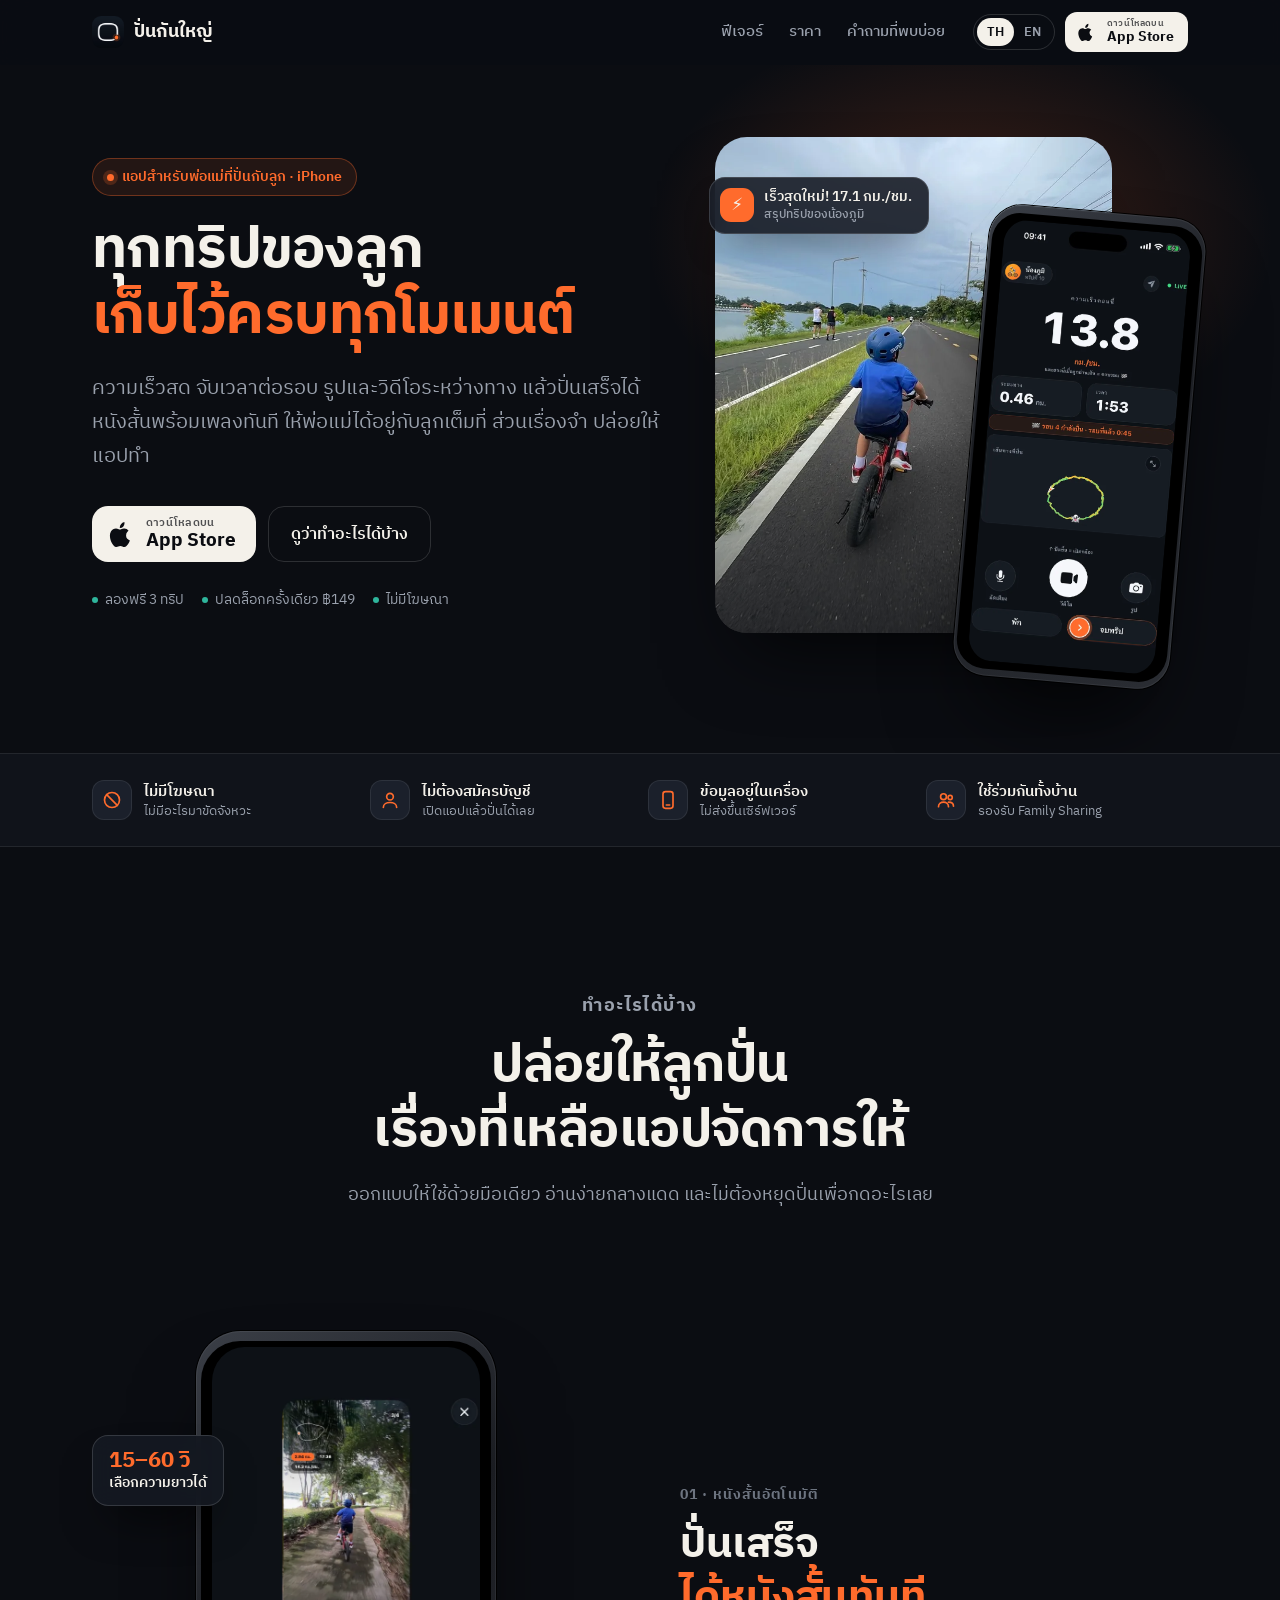
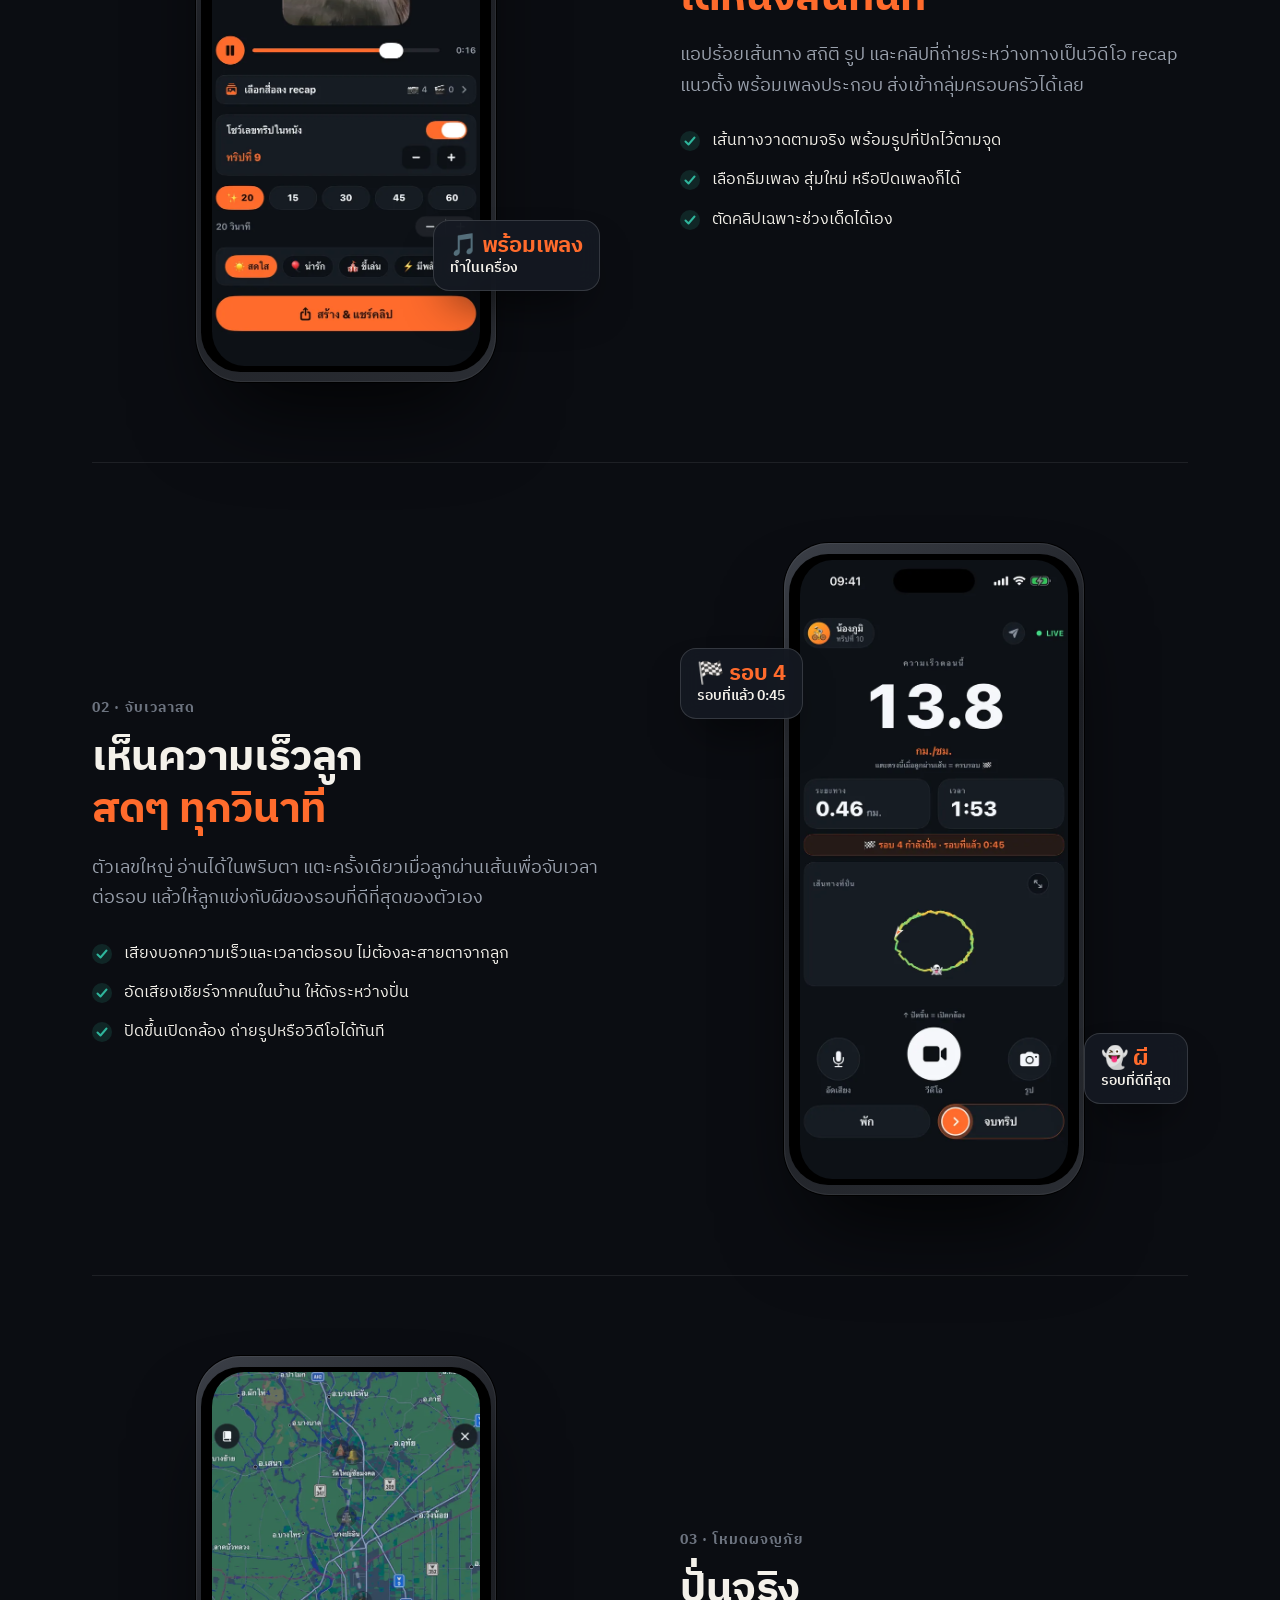
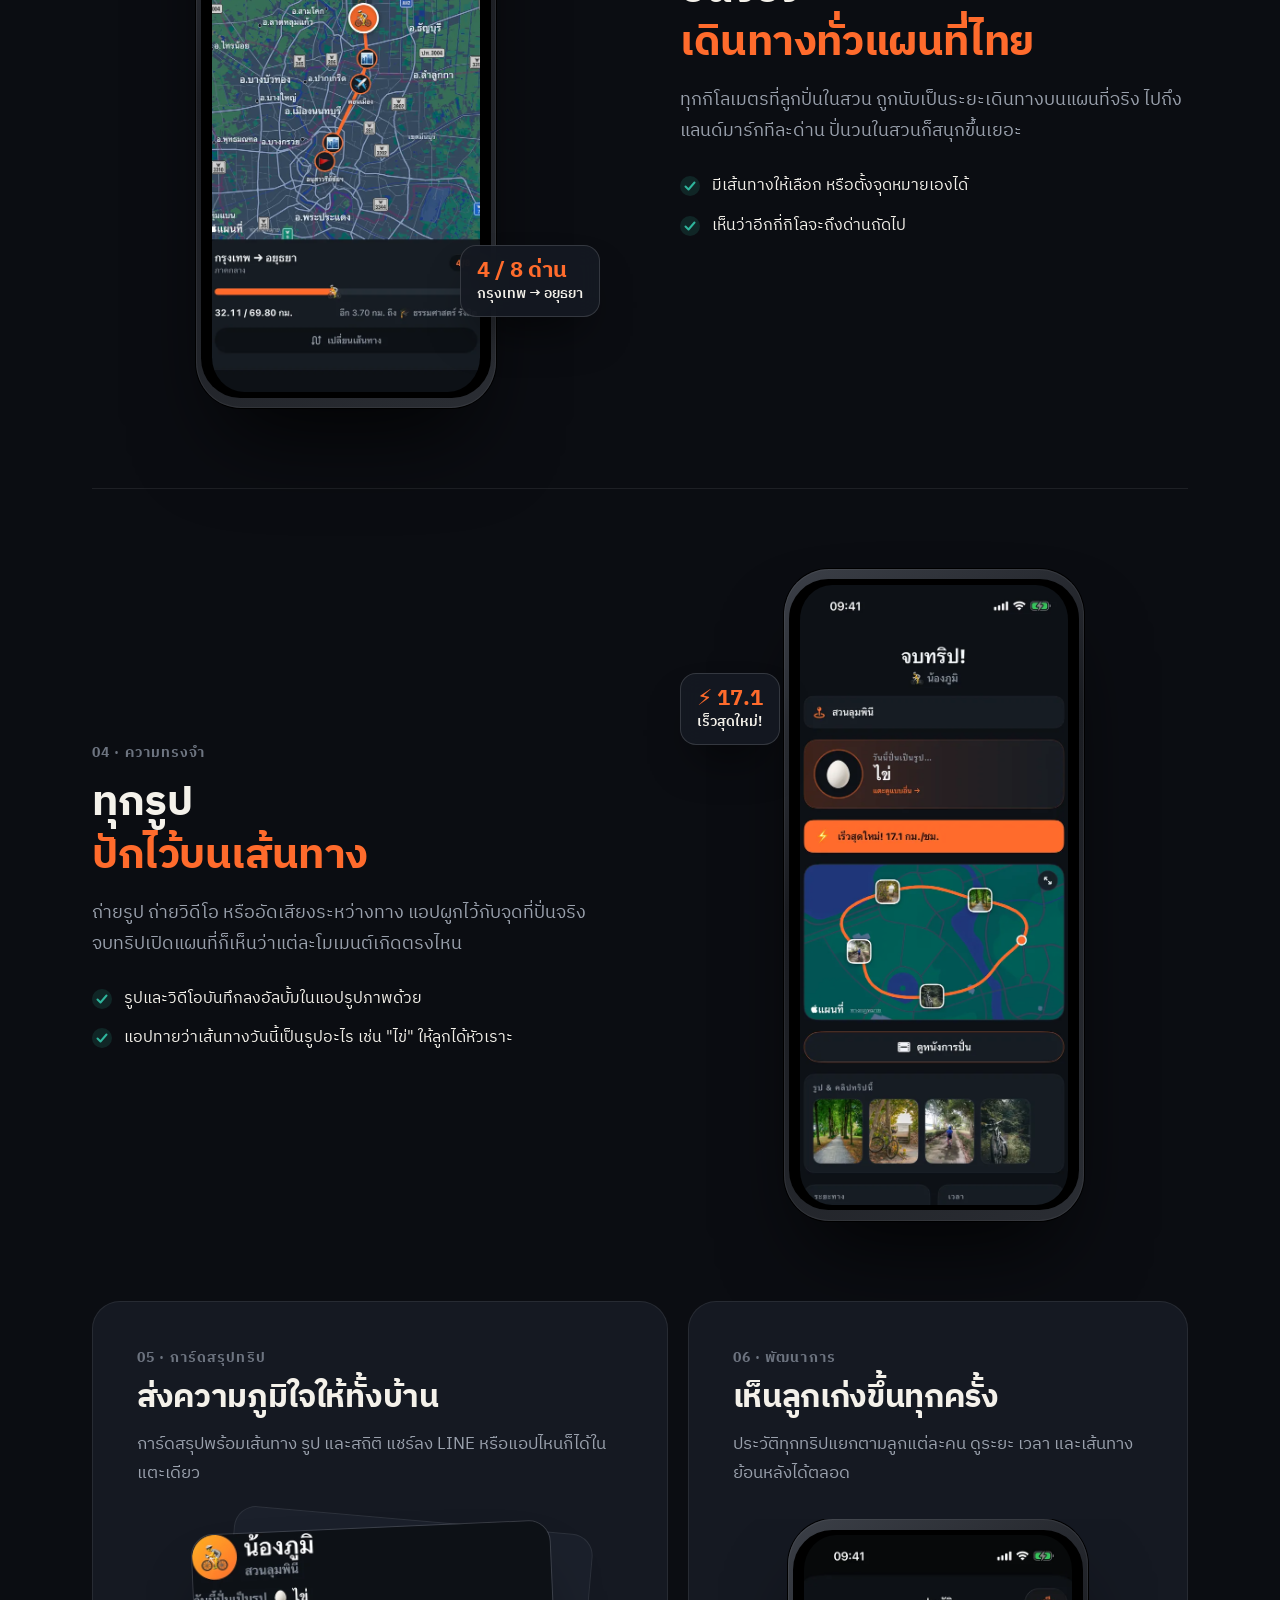
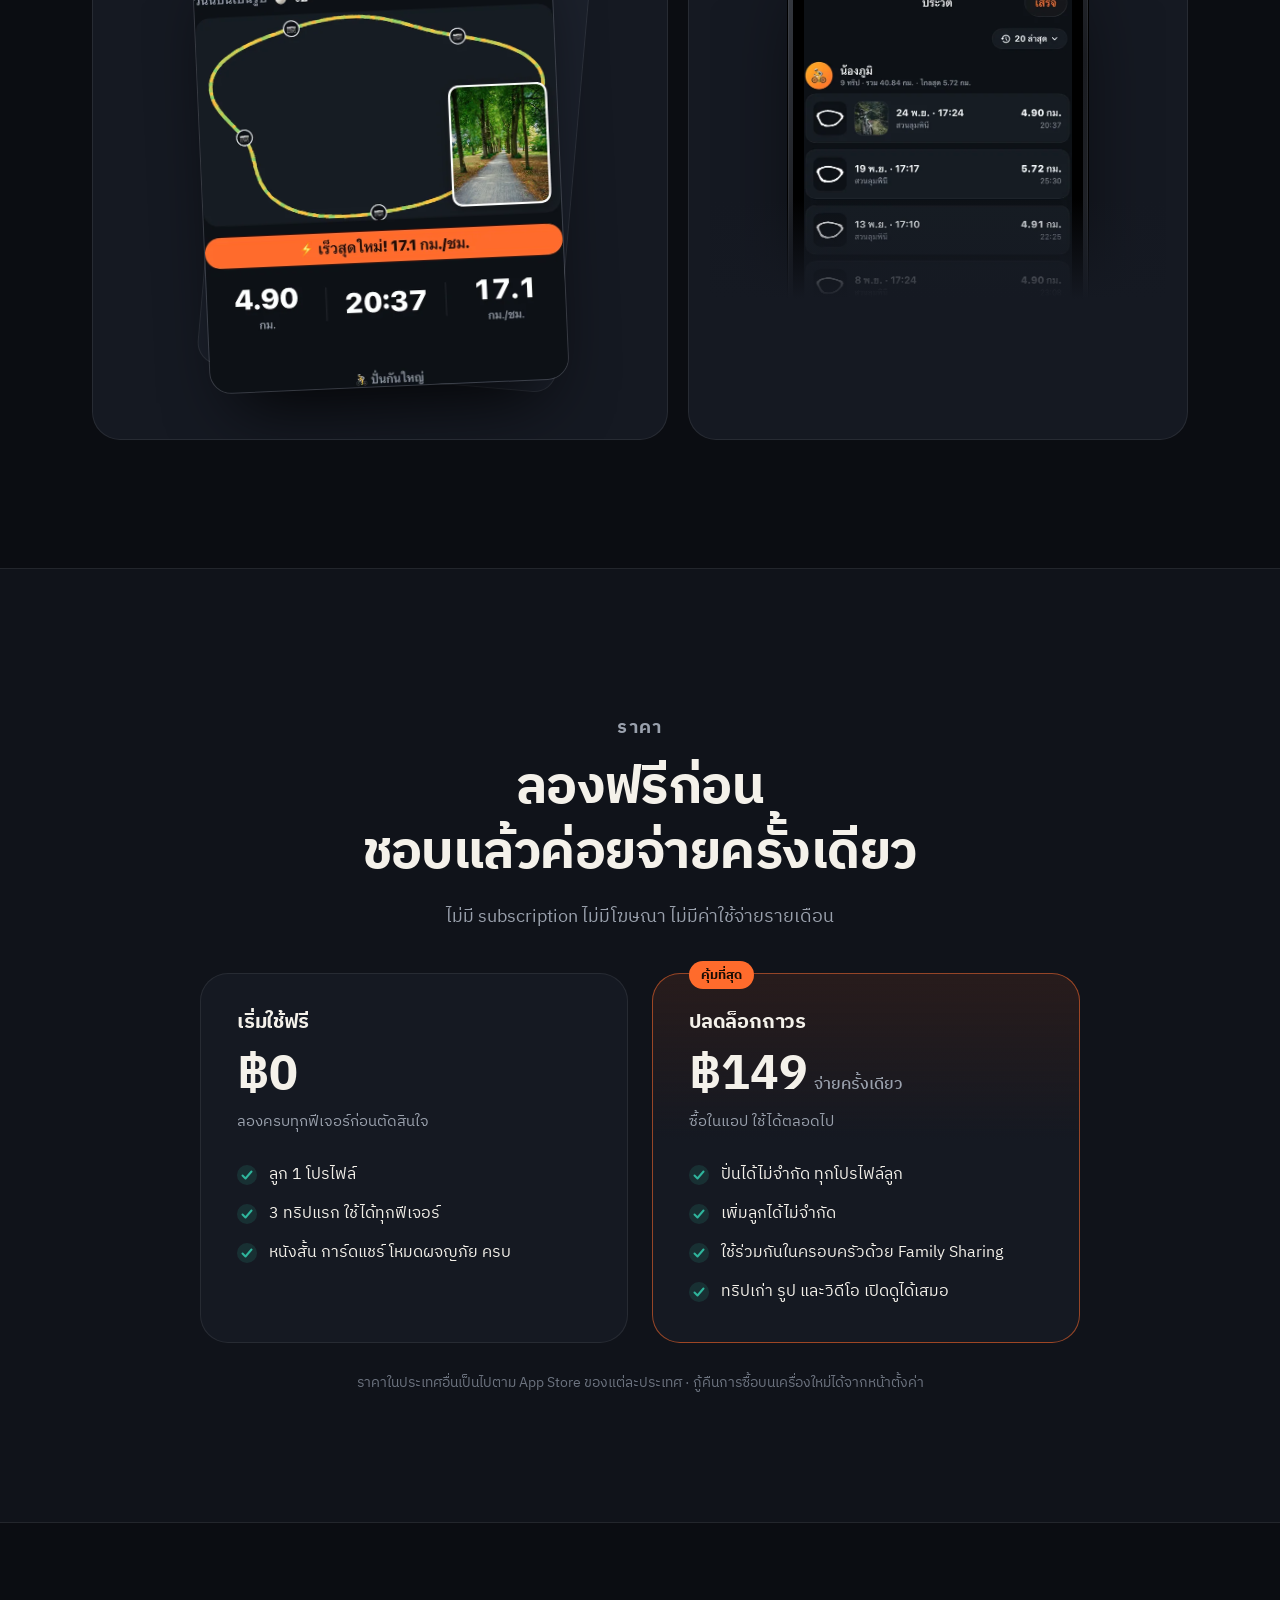
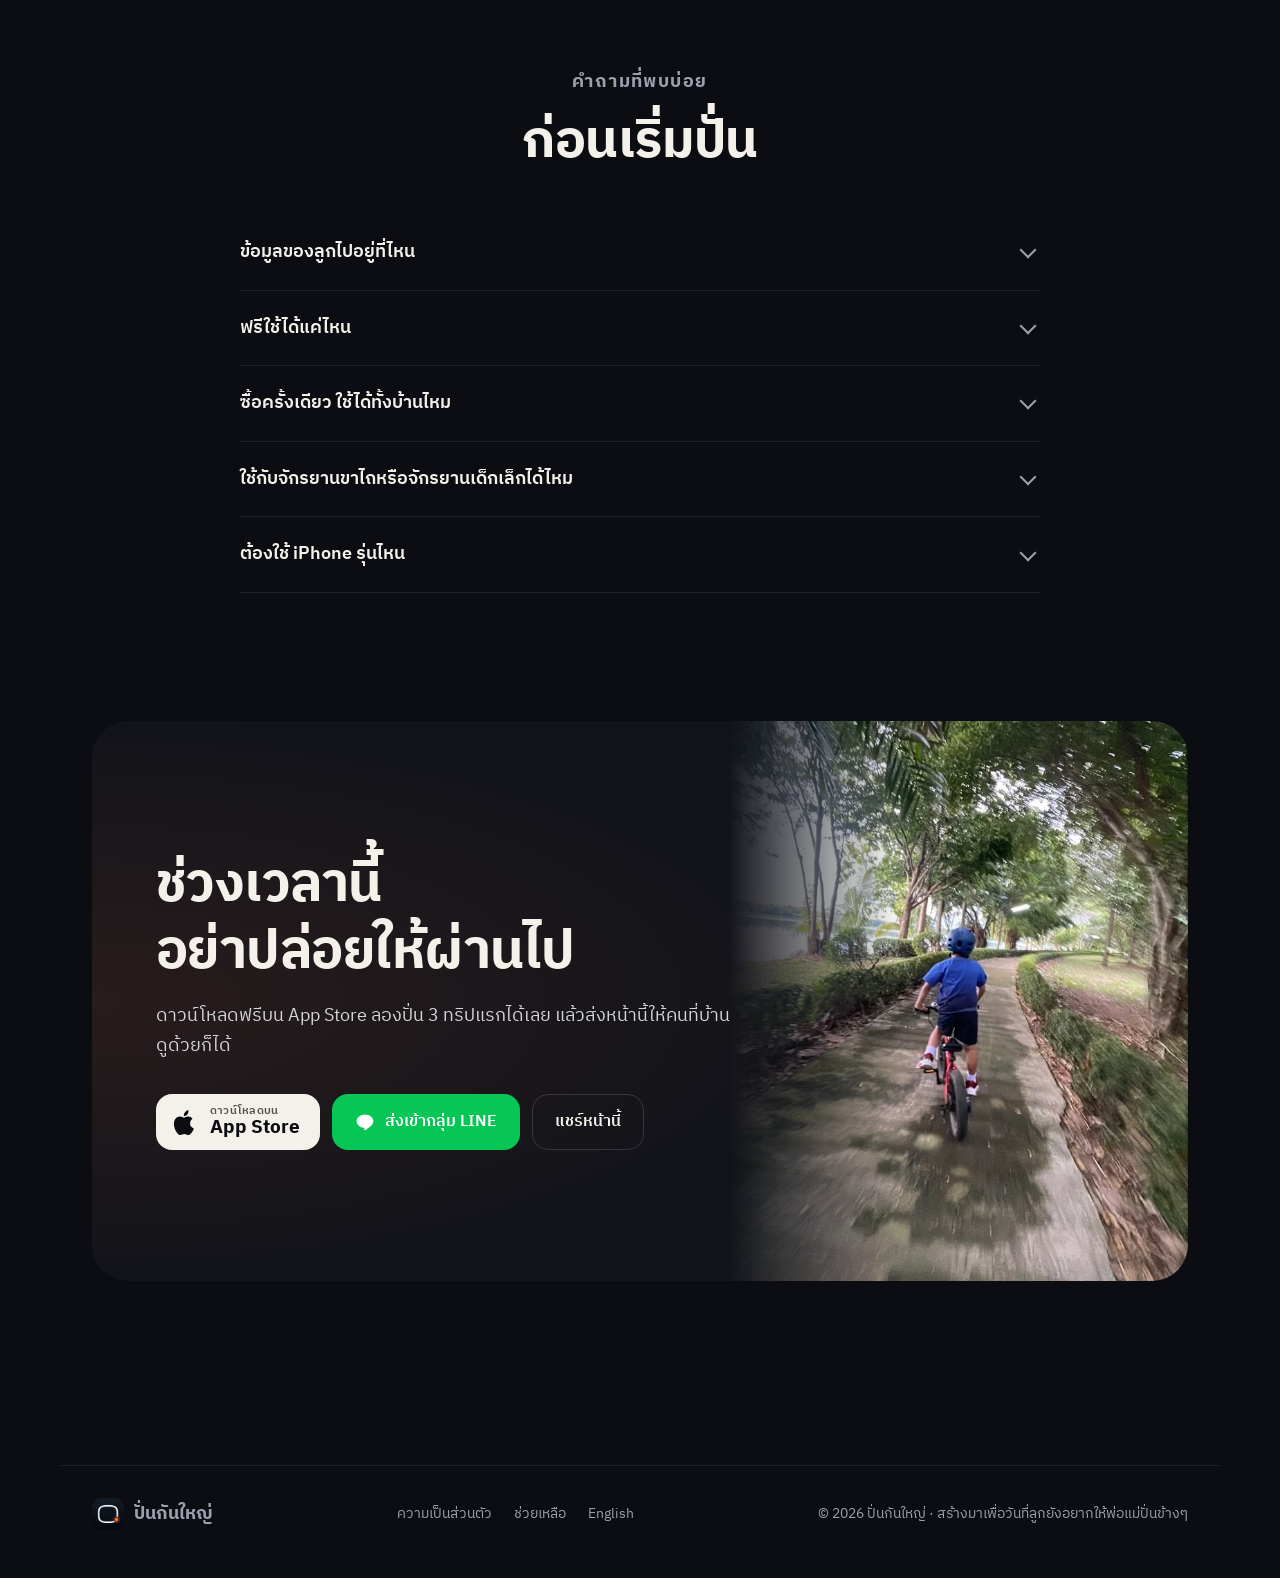
<file: index.html>
<!doctype html>
<html lang="th">
  <head>
    <meta charset="UTF-8" />
    <meta name="viewport" content="width=device-width, initial-scale=1.0" />
    <meta name="theme-color" content="#0b0d12" />
    <meta name="apple-itunes-app" content="app-id=6815602549" />
    <meta name="google-site-verification" content="qUg1lzO7MF13sAy5Ldg4ZZKhbPt_wFhSDLlhP-4ACCo" />
    <title>ปั่นกันใหญ่ — แอปสำหรับพ่อแม่ที่ปั่นจักรยานกับลูก บันทึกทุกทริป ทำหนังสั้นอัตโนมัติ</title>
    <meta name="description" content="แอป iPhone สำหรับพ่อแม่ที่ปั่นจักรยานกับลูก ดูความเร็วสด จับเวลาต่อรอบ แข่งกับรอบที่ดีที่สุด ปั่นสะสมระยะเดินทางทั่วแผนที่ไทย ปั่นเสร็จได้หนังสั้นพร้อมเพลง แชร์การ์ดสรุปทาง LINE ลองฟรี 3 ทริป ไม่มีโฆษณา ข้อมูลอยู่ในเครื่อง" />
    <link rel="canonical" href="https://leonlek.github.io/pun-kun-yai-site/" />
    <link rel="alternate" hreflang="th" href="https://leonlek.github.io/pun-kun-yai-site/" />
    <link rel="alternate" hreflang="en" href="https://leonlek.github.io/pun-kun-yai-site/en/" />
    <link rel="alternate" hreflang="x-default" href="https://leonlek.github.io/pun-kun-yai-site/" />
    <meta property="og:type" content="website" />
    <meta property="og:site_name" content="ปั่นกันใหญ่" />
    <meta property="og:title" content="ปั่นกันใหญ่ — ทุกทริปของลูก เก็บไว้ครบทุกโมเมนต์" />
    <meta property="og:description" content="แอปสำหรับพ่อแม่ที่ปั่นจักรยานกับลูก ความเร็วสด จับเวลาต่อรอบ โหมดผจญภัยทั่วแผนที่ไทย และหนังสั้นอัตโนมัติหลังปั่นเสร็จ ลองฟรี 3 ทริป" />
    <meta property="og:url" content="https://leonlek.github.io/pun-kun-yai-site/" />
    <meta property="og:image" content="https://leonlek.github.io/pun-kun-yai-site/assets/og-th.jpg" />
    <meta property="og:image:width" content="1200" />
    <meta property="og:image:height" content="630" />
    <meta property="og:image:alt" content="เด็กใส่หมวกกันน็อกปั่นจักรยานบนเลนจักรยาน พร้อมข้อความ ทุกทริปของลูก เก็บไว้ครบทุกโมเมนต์" />
    <meta property="og:locale" content="th_TH" />
    <meta property="og:locale:alternate" content="en_US" />
    <meta name="twitter:card" content="summary_large_image" />
    <meta name="twitter:title" content="ปั่นกันใหญ่ — ทุกทริปของลูก เก็บไว้ครบทุกโมเมนต์" />
    <meta name="twitter:description" content="แอปสำหรับพ่อแม่ที่ปั่นจักรยานกับลูก ความเร็วสด จับเวลาต่อรอบ โหมดผจญภัยทั่วแผนที่ไทย และหนังสั้นอัตโนมัติหลังปั่นเสร็จ ลองฟรี 3 ทริป" />
    <meta name="twitter:image" content="https://leonlek.github.io/pun-kun-yai-site/assets/og-th.jpg" />
    <link rel="icon" href="assets/favicon.svg" type="image/svg+xml" />
    <link rel="icon" href="assets/favicon-32.png" type="image/png" sizes="32x32" />
    <link rel="apple-touch-icon" href="assets/apple-touch-icon.png" />
    <link rel="preconnect" href="https://fonts.googleapis.com" />
    <link rel="preconnect" href="https://fonts.gstatic.com" crossorigin />
    <link rel="stylesheet" href="https://fonts.googleapis.com/css2?family=IBM+Plex+Sans+Thai:wght@400;500;600;700&amp;display=swap" />
    <link rel="preload" as="image" href="assets/open-road.webp" />
    <link rel="stylesheet" href="site.css" />
    <script type="application/ld+json">
      {
        "@context": "https://schema.org",
        "@type": "MobileApplication",
        "name": "ปั่นกันใหญ่",
        "alternateName": "PunKunYai",
        "operatingSystem": "iOS",
        "installUrl": "https://apps.apple.com/th/app/id6815602549",
        "downloadUrl": "https://apps.apple.com/th/app/id6815602549",
        "applicationCategory": "HealthApplication",
        "inLanguage": ["th", "en"],
        "url": "https://leonlek.github.io/pun-kun-yai-site/",
        "image": "https://leonlek.github.io/pun-kun-yai-site/assets/og-th.jpg",
        "description": "แอป iPhone สำหรับพ่อแม่ที่ปั่นจักรยานกับลูก ดูความเร็ว ระยะทาง และเวลาสด จับเวลาต่อรอบและแข่งกับรอบที่ดีที่สุด เสียงบอกสถิติและเสียงเชียร์จากครอบครัว ปั่นสะสมระยะเดินทางทั่วแผนที่ไทย ปักรูป วิดีโอ และเสียงไว้บนเส้นทาง ปั่นเสร็จได้หนังสั้นพร้อมเพลงและการ์ดแชร์ ไม่ต้องสมัครสมาชิก ไม่มีโฆษณา ข้อมูลทั้งหมดอยู่ในเครื่อง",
        "offers": [
          { "@type": "Offer", "price": "0", "priceCurrency": "THB", "description": "เล่นฟรี 1 โปรไฟล์ 3 ทริป" },
          { "@type": "Offer", "price": "149", "priceCurrency": "THB", "description": "ปลดล็อกถาวร จ่ายครั้งเดียว" }
        ]
      }
    </script>
    <script type="application/ld+json">
      {
        "@context": "https://schema.org",
        "@type": "FAQPage",
        "mainEntity": [
          { "@type": "Question", "name": "ข้อมูลของลูกไปอยู่ที่ไหน",
            "acceptedAnswer": { "@type": "Answer", "text": "อยู่ในเครื่องของคุณเท่านั้น ไม่มีบัญชี ไม่มีเซิร์ฟเวอร์ และไม่มีการติดตามใดๆ รูปและวิดีโอบันทึกลงแอปรูปภาพของคุณ อ่านรายละเอียดได้ในนโยบายความเป็นส่วนตัว" } },
          { "@type": "Question", "name": "ฟรีใช้ได้แค่ไหน",
            "acceptedAnswer": { "@type": "Answer", "text": "ลูก 1 โปรไฟล์และ 3 ทริปแรก ใช้ได้ครบทุกฟีเจอร์ ถ้าชอบค่อยปลดล็อกถาวร ฿149 จ่ายครั้งเดียว ทริปที่ปั่นไปแล้วยังเปิดดูได้เสมอแม้ไม่ได้ซื้อ" } },
          { "@type": "Question", "name": "ซื้อครั้งเดียว ใช้ได้ทั้งบ้านไหม",
            "acceptedAnswer": { "@type": "Answer", "text": "ได้ รองรับ Family Sharing ของ Apple คนในครอบครัวที่ตั้งค่าไว้ใช้ได้ด้วย และกู้คืนการซื้อบนเครื่องใหม่ได้จากหน้าตั้งค่าในแอป" } },
          { "@type": "Question", "name": "ใช้กับจักรยานขาไถหรือจักรยานเด็กเล็กได้ไหม",
            "acceptedAnswer": { "@type": "Answer", "text": "ได้ แอปจับความเร็วและระยะทางจาก GPS ของ iPhone ใช้ได้กับจักรยานทุกแบบ ตั้งแต่จักรยานขาไถไปจนถึงจักรยานคันใหญ่" } },
          { "@type": "Question", "name": "ต้องใช้ iPhone รุ่นไหน",
            "acceptedAnswer": { "@type": "Answer", "text": "iPhone ที่ใช้ iOS 17 ขึ้นไป" } }
        ]
      }
    </script>
    <script src="site.js" defer></script>
  </head>
  <body>
    <a class="skip-link" href="#main">ข้ามไปยังเนื้อหา</a>

    <header class="site-header" data-header>
      <div class="wrap nav">
        <a class="brand" href="#top" aria-label="ปั่นกันใหญ่ หน้าหลัก">
          <img src="assets/apple-touch-icon.png" alt="" width="32" height="32" />
          <span>ปั่นกันใหญ่</span>
        </a>
        <nav class="nav-links" aria-label="เมนูหลัก">
          <a href="#features">ฟีเจอร์</a>
          <a href="#pricing">ราคา</a>
          <a href="#faq">คำถามที่พบบ่อย</a>
        </nav>
        <div class="nav-right">
          <nav class="lang" aria-label="ภาษา / Language">
            <a href="./" hreflang="th" lang="th" aria-current="true">TH</a>
            <a href="en/" hreflang="en" lang="en">EN</a>
          </nav>
          <a class="store-badge" href="https://apps.apple.com/th/app/id6815602549" aria-label="ดาวน์โหลดบน App Store">
            <svg viewBox="0 0 24 24" fill="currentColor" aria-hidden="true"><path d="M16.7 13.1c0-2.7 2.2-4 2.3-4.1a5 5 0 0 0-3.9-2.1c-1.7-.2-3.2 1-4.1 1-.9 0-2.2-1-3.6-1-1.9 0-3.7 1.1-4.7 2.8-2 3.5-.5 8.7 1.4 11.5.9 1.4 2.1 2.9 3.6 2.8 1.4-.1 2-1 3.7-1s2.2 1 3.7 1c1.5 0 2.5-1.4 3.5-2.8a12.5 12.5 0 0 0 1.6-3.3 4.7 4.7 0 0 1-3.5-4.8ZM14 5.2A4.7 4.7 0 0 0 15.1 1 4.8 4.8 0 0 0 12 3.1a4.5 4.5 0 0 0-1.1 3.3A4 4 0 0 0 14 5.2Z" /></svg>
            <span><small>ดาวน์โหลดบน</small>App Store</span>
          </a>
        </div>
      </div>
    </header>

    <main id="main">
      <!-- ===== HERO ===== -->
      <section class="hero" id="top">
        <div class="wrap hero-grid">
          <div>
            <span class="eyebrow reveal"><i></i>แอปสำหรับพ่อแม่ที่ปั่นกับลูก · iPhone</span>
            <h1 class="reveal">ทุกทริปของลูก<em>เก็บไว้ครบทุกโมเมนต์</em></h1>
            <p class="lede reveal">ความเร็วสด จับเวลาต่อรอบ รูปและวิดีโอระหว่างทาง แล้วปั่นเสร็จได้หนังสั้นพร้อมเพลงทันที ให้พ่อแม่ได้อยู่กับลูกเต็มที่ ส่วนเรื่องจำ ปล่อยให้แอปทำ</p>
            <div class="cta-row reveal">
              <a class="store-badge" href="https://apps.apple.com/th/app/id6815602549" aria-label="ดาวน์โหลดบน App Store">
                <svg viewBox="0 0 24 24" fill="currentColor" aria-hidden="true"><path d="M16.7 13.1c0-2.7 2.2-4 2.3-4.1a5 5 0 0 0-3.9-2.1c-1.7-.2-3.2 1-4.1 1-.9 0-2.2-1-3.6-1-1.9 0-3.7 1.1-4.7 2.8-2 3.5-.5 8.7 1.4 11.5.9 1.4 2.1 2.9 3.6 2.8 1.4-.1 2-1 3.7-1s2.2 1 3.7 1c1.5 0 2.5-1.4 3.5-2.8a12.5 12.5 0 0 0 1.6-3.3 4.7 4.7 0 0 1-3.5-4.8ZM14 5.2A4.7 4.7 0 0 0 15.1 1 4.8 4.8 0 0 0 12 3.1a4.5 4.5 0 0 0-1.1 3.3A4 4 0 0 0 14 5.2Z" /></svg>
                <span><small>ดาวน์โหลดบน</small>App Store</span>
              </a>
              <a class="btn btn-ghost" href="#features">ดูว่าทำอะไรได้บ้าง</a>
            </div>
            <div class="hero-meta reveal">
              <span>ลองฟรี 3 ทริป</span>
              <span>ปลดล็อกครั้งเดียว ฿149</span>
              <span>ไม่มีโฆษณา</span>
            </div>
          </div>
          <div class="hero-visual reveal">
            <div class="hero-photo">
              <img src="assets/open-road.webp" alt="เด็กใส่หมวกกันน็อกสีน้ำเงินปั่นจักรยานสีแดงบนเลนจักรยานริมน้ำ" width="665" height="1182" fetchpriority="high" />
            </div>
            <div class="phone">
              <img src="assets/shots/th/ride.webp" alt="หน้าจอระหว่างปั่น: ความเร็ว 13.8 กม./ชม. ระยะทาง เวลา และเส้นทาง" width="620" height="1347" />
            </div>
            <div class="float-chip"><span class="dot" aria-hidden="true">⚡</span><span>เร็วสุดใหม่! 17.1 กม./ชม.<small>สรุปทริปของน้องภูมิ</small></span></div>
          </div>
        </div>
      </section>

      <!-- ===== TRUST ===== -->
      <div class="trust">
        <ul class="wrap">
          <li><span class="ico"><svg viewBox="0 0 24 24" fill="none" stroke="currentColor" stroke-width="2" stroke-linecap="round" stroke-linejoin="round" aria-hidden="true"><circle cx="12" cy="12" r="9"/><path d="M5.6 5.6l12.8 12.8"/></svg></span><span>ไม่มีโฆษณา<small>ไม่มีอะไรมาขัดจังหวะ</small></span></li>
          <li><span class="ico"><svg viewBox="0 0 24 24" fill="none" stroke="currentColor" stroke-width="2" stroke-linecap="round" stroke-linejoin="round" aria-hidden="true"><circle cx="12" cy="8" r="4"/><path d="M4 21c0-4 4-6 8-6s8 2 8 6"/></svg></span><span>ไม่ต้องสมัครบัญชี<small>เปิดแอปแล้วปั่นได้เลย</small></span></li>
          <li><span class="ico"><svg viewBox="0 0 24 24" fill="none" stroke="currentColor" stroke-width="2" stroke-linecap="round" stroke-linejoin="round" aria-hidden="true"><rect x="6" y="2" width="12" height="20" rx="3"/><path d="M10 18h4"/></svg></span><span>ข้อมูลอยู่ในเครื่อง<small>ไม่ส่งขึ้นเซิร์ฟเวอร์</small></span></li>
          <li><span class="ico"><svg viewBox="0 0 24 24" fill="none" stroke="currentColor" stroke-width="2" stroke-linecap="round" stroke-linejoin="round" aria-hidden="true"><circle cx="9" cy="8" r="3.5"/><circle cx="17" cy="9" r="2.5"/><path d="M3 20c0-3.3 2.7-5.5 6-5.5s6 2.2 6 5.5M15 14.6c3 0 6 1.6 6 4.9"/></svg></span><span>ใช้ร่วมกันทั้งบ้าน<small>รองรับ Family Sharing</small></span></li>
        </ul>
      </div>

      <!-- ===== FEATURES ===== -->
      <section class="section" id="features">
        <div class="wrap">
          <div class="section-head reveal">
            <p class="kicker">ทำอะไรได้บ้าง</p>
            <h2>ปล่อยให้ลูกปั่น<br />เรื่องที่เหลือแอปจัดการให้</h2>
            <p>ออกแบบให้ใช้ด้วยมือเดียว อ่านง่ายกลางแดด และไม่ต้องหยุดปั่นเพื่อกดอะไรเลย</p>
          </div>

          <article class="feature reveal">
            <div class="feature-media">
              <div class="phone"><img src="assets/shots/th/recap.webp" alt="หน้าทำหนังสั้น recap: เลือกความยาว ธีมเพลง และสื่อที่จะใส่" width="620" height="1347" loading="lazy" /></div>
              <div class="callout c1"><b>15–60 วิ</b>เลือกความยาวได้</div>
              <div class="callout c2"><b>🎵 พร้อมเพลง</b>ทำในเครื่อง</div>
            </div>
            <div>
              <span class="feature-num">01 · หนังสั้นอัตโนมัติ</span>
              <h3>ปั่นเสร็จ<br /><em>ได้หนังสั้นทันที</em></h3>
              <p class="desc">แอปร้อยเส้นทาง สถิติ รูป และคลิปที่ถ่ายระหว่างทางเป็นวิดีโอ recap แนวตั้ง พร้อมเพลงประกอบ ส่งเข้ากลุ่มครอบครัวได้เลย</p>
              <ul class="points">
                <li>เส้นทางวาดตามจริง พร้อมรูปที่ปักไว้ตามจุด</li>
                <li>เลือกธีมเพลง สุ่มใหม่ หรือปิดเพลงก็ได้</li>
                <li>ตัดคลิปเฉพาะช่วงเด็ดได้เอง</li>
              </ul>
            </div>
          </article>

          <article class="feature flip reveal">
            <div class="feature-media">
              <div class="phone"><img src="assets/shots/th/ride.webp" alt="หน้าจอระหว่างปั่น: ความเร็วตัวใหญ่ ระยะทาง เวลา และรอบ" width="620" height="1347" loading="lazy" /></div>
              <div class="callout c1"><b>🏁 รอบ 4</b>รอบที่แล้ว 0:45</div>
              <div class="callout c2"><b>👻 ผี</b>รอบที่ดีที่สุด</div>
            </div>
            <div>
              <span class="feature-num">02 · จับเวลาสด</span>
              <h3>เห็นความเร็วลูก<br /><em>สดๆ ทุกวินาที</em></h3>
              <p class="desc">ตัวเลขใหญ่ อ่านได้ในพริบตา แตะครั้งเดียวเมื่อลูกผ่านเส้นเพื่อจับเวลาต่อรอบ แล้วให้ลูกแข่งกับผีของรอบที่ดีที่สุดของตัวเอง</p>
              <ul class="points">
                <li>เสียงบอกความเร็วและเวลาต่อรอบ ไม่ต้องละสายตาจากลูก</li>
                <li>อัดเสียงเชียร์จากคนในบ้าน ให้ดังระหว่างปั่น</li>
                <li>ปัดขึ้นเปิดกล้อง ถ่ายรูปหรือวิดีโอได้ทันที</li>
              </ul>
            </div>
          </article>

          <article class="feature reveal" style="--glow: rgba(47, 181, 156, 0.3)">
            <div class="feature-media">
              <div class="phone"><img src="assets/shots/th/journey.webp" alt="โหมดผจญภัย: แผนที่เส้นทางกรุงเทพไปอยุธยา ปั่นไปแล้ว 32 จาก 70 กิโลเมตร" width="620" height="1347" loading="lazy" /></div>
              <div class="callout c2"><b>4 / 8 ด่าน</b>กรุงเทพ → อยุธยา</div>
            </div>
            <div>
              <span class="feature-num">03 · โหมดผจญภัย</span>
              <h3>ปั่นจริง<br /><em>เดินทางทั่วแผนที่ไทย</em></h3>
              <p class="desc">ทุกกิโลเมตรที่ลูกปั่นในสวน ถูกนับเป็นระยะเดินทางบนแผนที่จริง ไปถึงแลนด์มาร์กทีละด่าน ปั่นวนในสวนก็สนุกขึ้นเยอะ</p>
              <ul class="points">
                <li>มีเส้นทางให้เลือก หรือตั้งจุดหมายเองได้</li>
                <li>เห็นว่าอีกกี่กิโลจะถึงด่านถัดไป</li>
              </ul>
            </div>
          </article>

          <article class="feature flip reveal" style="--glow: rgba(47, 181, 156, 0.26)">
            <div class="feature-media">
              <div class="phone"><img src="assets/shots/th/summary.webp" alt="หน้าสรุปทริป: เร็วสุดใหม่ 17.1 กม./ชม. แผนที่พร้อมรูปที่ปักตามจุด" width="620" height="1347" loading="lazy" /></div>
              <div class="callout c1"><b>⚡ 17.1</b>เร็วสุดใหม่!</div>
            </div>
            <div>
              <span class="feature-num">04 · ความทรงจำ</span>
              <h3>ทุกรูป<br /><em>ปักไว้บนเส้นทาง</em></h3>
              <p class="desc">ถ่ายรูป ถ่ายวิดีโอ หรืออัดเสียงระหว่างทาง แอปผูกไว้กับจุดที่ปั่นจริง จบทริปเปิดแผนที่ก็เห็นว่าแต่ละโมเมนต์เกิดตรงไหน</p>
              <ul class="points">
                <li>รูปและวิดีโอบันทึกลงอัลบั้มในแอปรูปภาพด้วย</li>
                <li>แอปทายว่าเส้นทางวันนี้เป็นรูปอะไร เช่น "ไข่" ให้ลูกได้หัวเราะ</li>
              </ul>
            </div>
          </article>

          <div class="duo">
            <article class="card reveal">
              <span class="feature-num">05 · การ์ดสรุปทริป</span>
              <h3>ส่งความภูมิใจให้ทั้งบ้าน</h3>
              <p>การ์ดสรุปพร้อมเส้นทาง รูป และสถิติ แชร์ลง LINE หรือแอปไหนก็ได้ในแตะเดียว</p>
              <div class="share-stack">
                <div class="back" aria-hidden="true"></div>
                <img src="assets/shots/th/share-card.webp" alt="การ์ดสรุปทริปของน้องภูมิ ระยะ 4.90 กม. เวลา 20:37 เร็วสุด 17.1 กม./ชม." width="720" height="900" loading="lazy" />
              </div>
            </article>
            <article class="card reveal">
              <span class="feature-num">06 · พัฒนาการ</span>
              <h3>เห็นลูกเก่งขึ้นทุกครั้ง</h3>
              <p>ประวัติทุกทริปแยกตามลูกแต่ละคน ดูระยะ เวลา และเส้นทางย้อนหลังได้ตลอด</p>
              <div class="history-crop">
                <div class="phone"><img src="assets/shots/th/history.webp" alt="หน้าประวัติ: รายการทริปของน้องภูมิพร้อมระยะทางและเวลา" width="620" height="1347" loading="lazy" /></div>
              </div>
            </article>
          </div>
        </div>
      </section>

      <!-- ===== PRICING ===== -->
      <section class="section pricing" id="pricing">
        <div class="wrap">
          <div class="section-head reveal">
            <p class="kicker">ราคา</p>
            <h2>ลองฟรีก่อน<br />ชอบแล้วค่อยจ่ายครั้งเดียว</h2>
            <p>ไม่มี subscription ไม่มีโฆษณา ไม่มีค่าใช้จ่ายรายเดือน</p>
          </div>
          <div class="plans">
            <div class="plan reveal">
              <h3>เริ่มใช้ฟรี</h3>
              <div class="price">฿0</div>
              <p>ลองครบทุกฟีเจอร์ก่อนตัดสินใจ</p>
              <ul class="points">
                <li>ลูก 1 โปรไฟล์</li>
                <li>3 ทริปแรก ใช้ได้ทุกฟีเจอร์</li>
                <li>หนังสั้น การ์ดแชร์ โหมดผจญภัย ครบ</li>
              </ul>
            </div>
            <div class="plan best reveal">
              <span class="tag">คุ้มที่สุด</span>
              <h3>ปลดล็อกถาวร</h3>
              <div class="price">฿149<small>จ่ายครั้งเดียว</small></div>
              <p>ซื้อในแอป ใช้ได้ตลอดไป</p>
              <ul class="points">
                <li>ปั่นได้ไม่จำกัด ทุกโปรไฟล์ลูก</li>
                <li>เพิ่มลูกได้ไม่จำกัด</li>
                <li>ใช้ร่วมกันในครอบครัวด้วย Family Sharing</li>
                <li>ทริปเก่า รูป และวิดีโอ เปิดดูได้เสมอ</li>
              </ul>
            </div>
          </div>
          <p class="fine reveal">ราคาในประเทศอื่นเป็นไปตาม App Store ของแต่ละประเทศ · กู้คืนการซื้อบนเครื่องใหม่ได้จากหน้าตั้งค่า</p>
        </div>
      </section>

      <!-- ===== FAQ ===== -->
      <section class="section" id="faq">
        <div class="wrap">
          <div class="section-head reveal">
            <p class="kicker">คำถามที่พบบ่อย</p>
            <h2>ก่อนเริ่มปั่น</h2>
          </div>
          <div class="faq reveal">
            <details>
              <summary>ข้อมูลของลูกไปอยู่ที่ไหน</summary>
              <p>อยู่ในเครื่องของคุณเท่านั้น ไม่มีบัญชี ไม่มีเซิร์ฟเวอร์ และไม่มีการติดตามใดๆ รูปและวิดีโอบันทึกลงแอปรูปภาพของคุณ อ่านรายละเอียดได้ใน<a href="privacy.html">นโยบายความเป็นส่วนตัว</a></p>
            </details>
            <details>
              <summary>ฟรีใช้ได้แค่ไหน</summary>
              <p>ลูก 1 โปรไฟล์และ 3 ทริปแรก ใช้ได้ครบทุกฟีเจอร์ ถ้าชอบค่อยปลดล็อกถาวร ฿149 จ่ายครั้งเดียว ทริปที่ปั่นไปแล้วยังเปิดดูได้เสมอแม้ไม่ได้ซื้อ</p>
            </details>
            <details>
              <summary>ซื้อครั้งเดียว ใช้ได้ทั้งบ้านไหม</summary>
              <p>ได้ รองรับ Family Sharing ของ Apple คนในครอบครัวที่ตั้งค่าไว้ใช้ได้ด้วย และกู้คืนการซื้อบนเครื่องใหม่ได้จากหน้าตั้งค่าในแอป</p>
            </details>
            <details>
              <summary>ใช้กับจักรยานขาไถหรือจักรยานเด็กเล็กได้ไหม</summary>
              <p>ได้ แอปจับความเร็วและระยะทางจาก GPS ของ iPhone ใช้ได้กับจักรยานทุกแบบ ตั้งแต่จักรยานขาไถไปจนถึงจักรยานคันใหญ่</p>
            </details>
            <details>
              <summary>ต้องใช้ iPhone รุ่นไหน</summary>
              <p>iPhone ที่ใช้ iOS 17 ขึ้นไป</p>
            </details>
          </div>
        </div>
      </section>

      <!-- ===== FINAL CTA ===== -->
      <section class="section" style="padding-top: 0">
        <div class="wrap">
          <div class="final-card reveal">
            <img src="assets/tree-tunnel.webp" alt="เด็กปั่นจักรยานลอดอุโมงค์ต้นไม้ริมน้ำ" width="665" height="1182" loading="lazy" />
            <div class="inner">
              <h2>ช่วงเวลานี้<br />อย่าปล่อยให้ผ่านไป</h2>
              <p>ดาวน์โหลดฟรีบน App Store ลองปั่น 3 ทริปแรกได้เลย แล้วส่งหน้านี้ให้คนที่บ้านดูด้วยก็ได้</p>
              <div class="cta-row">
                <a class="store-badge" href="https://apps.apple.com/th/app/id6815602549" aria-label="ดาวน์โหลดบน App Store">
                  <svg viewBox="0 0 24 24" fill="currentColor" aria-hidden="true"><path d="M16.7 13.1c0-2.7 2.2-4 2.3-4.1a5 5 0 0 0-3.9-2.1c-1.7-.2-3.2 1-4.1 1-.9 0-2.2-1-3.6-1-1.9 0-3.7 1.1-4.7 2.8-2 3.5-.5 8.7 1.4 11.5.9 1.4 2.1 2.9 3.6 2.8 1.4-.1 2-1 3.7-1s2.2 1 3.7 1c1.5 0 2.5-1.4 3.5-2.8a12.5 12.5 0 0 0 1.6-3.3 4.7 4.7 0 0 1-3.5-4.8ZM14 5.2A4.7 4.7 0 0 0 15.1 1 4.8 4.8 0 0 0 12 3.1a4.5 4.5 0 0 0-1.1 3.3A4 4 0 0 0 14 5.2Z" /></svg>
                  <span><small>ดาวน์โหลดบน</small>App Store</span>
                </a>
                <button class="btn btn-line" type="button" data-line>
                  <svg viewBox="0 0 24 24" fill="currentColor" aria-hidden="true"><path d="M12 3C6.5 3 2 6.6 2 11c0 3.9 3.5 7.2 8.3 7.9.3.1.8.2.9.5.1.3.1.7 0 1l-.1.9c0 .3-.2 1 .9.5s5.8-3.4 7.9-5.9c1.5-1.6 2.1-3.2 2.1-4.9C22 6.6 17.5 3 12 3Z"/></svg>
                  ส่งเข้ากลุ่ม LINE
                </button>
                <button class="btn btn-ghost" type="button" data-share>แชร์หน้านี้</button>
              </div>
            </div>
          </div>
        </div>
      </section>
    </main>

    <footer class="site-footer">
      <div class="wrap foot">
        <a class="brand" href="#top"><img src="assets/apple-touch-icon.png" alt="" width="28" height="28" loading="lazy" /><span>ปั่นกันใหญ่</span></a>
        <nav aria-label="ลิงก์ท้ายหน้า">
          <a href="privacy.html">ความเป็นส่วนตัว</a>
          <a href="support.html">ช่วยเหลือ</a>
          <a href="en/" hreflang="en" lang="en">English</a>
        </nav>
        <span>© 2026 ปั่นกันใหญ่ · สร้างมาเพื่อวันที่ลูกยังอยากให้พ่อแม่ปั่นข้างๆ</span>
      </div>
    </footer>

    <div class="toast" role="status" aria-live="polite" data-toast></div>
  </body>
</html>
</file>
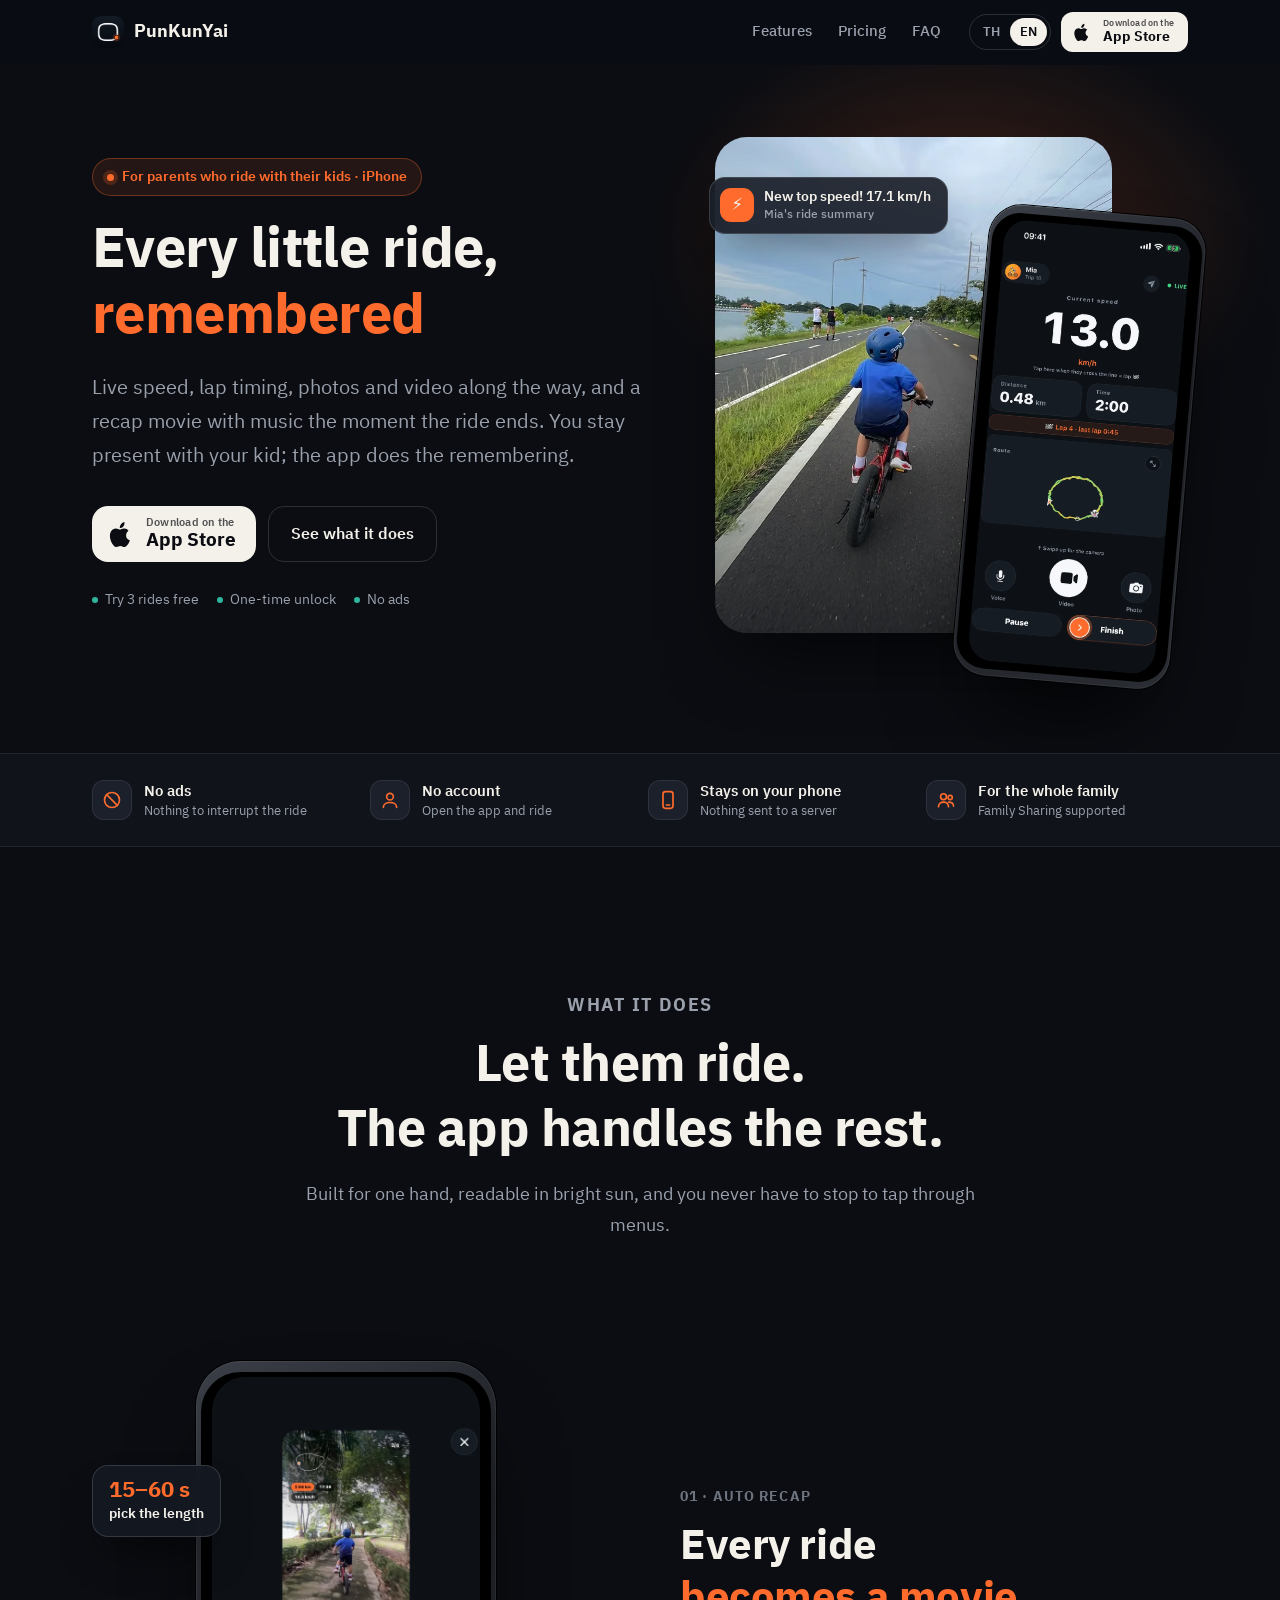
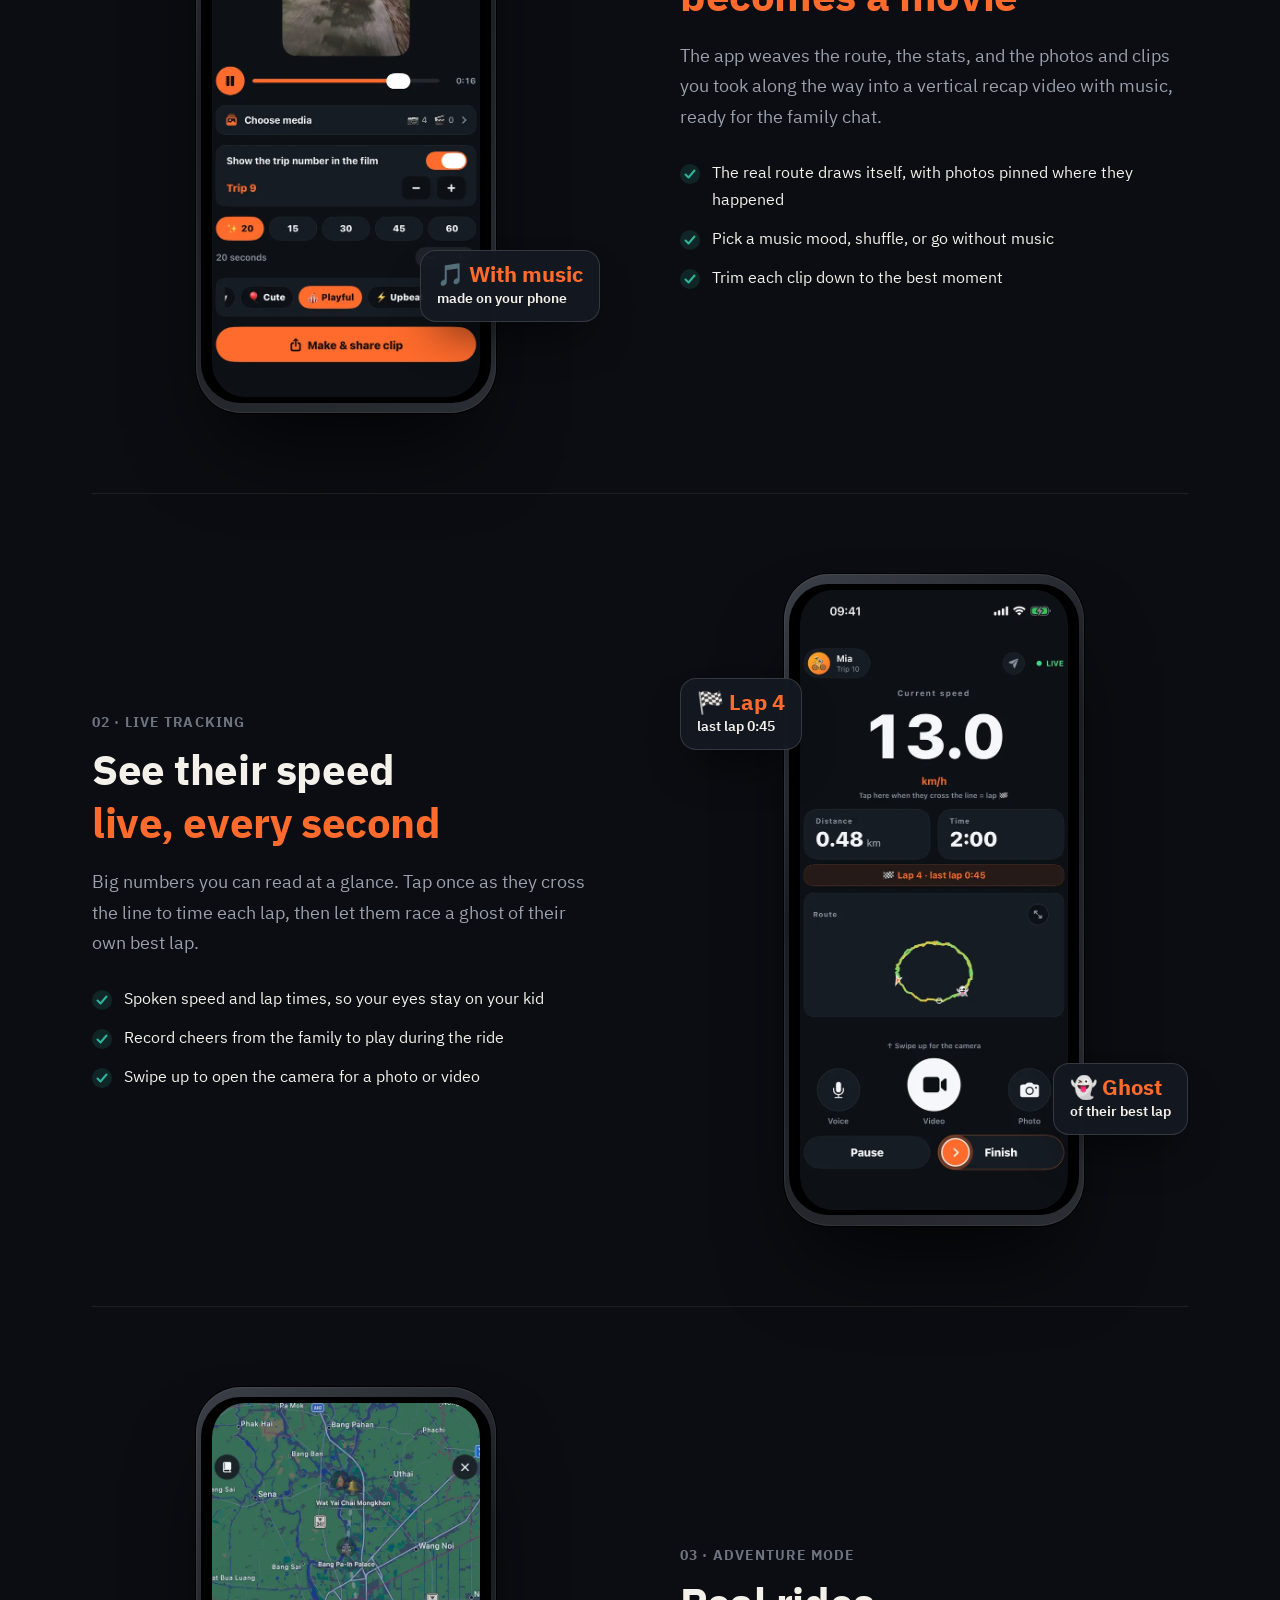
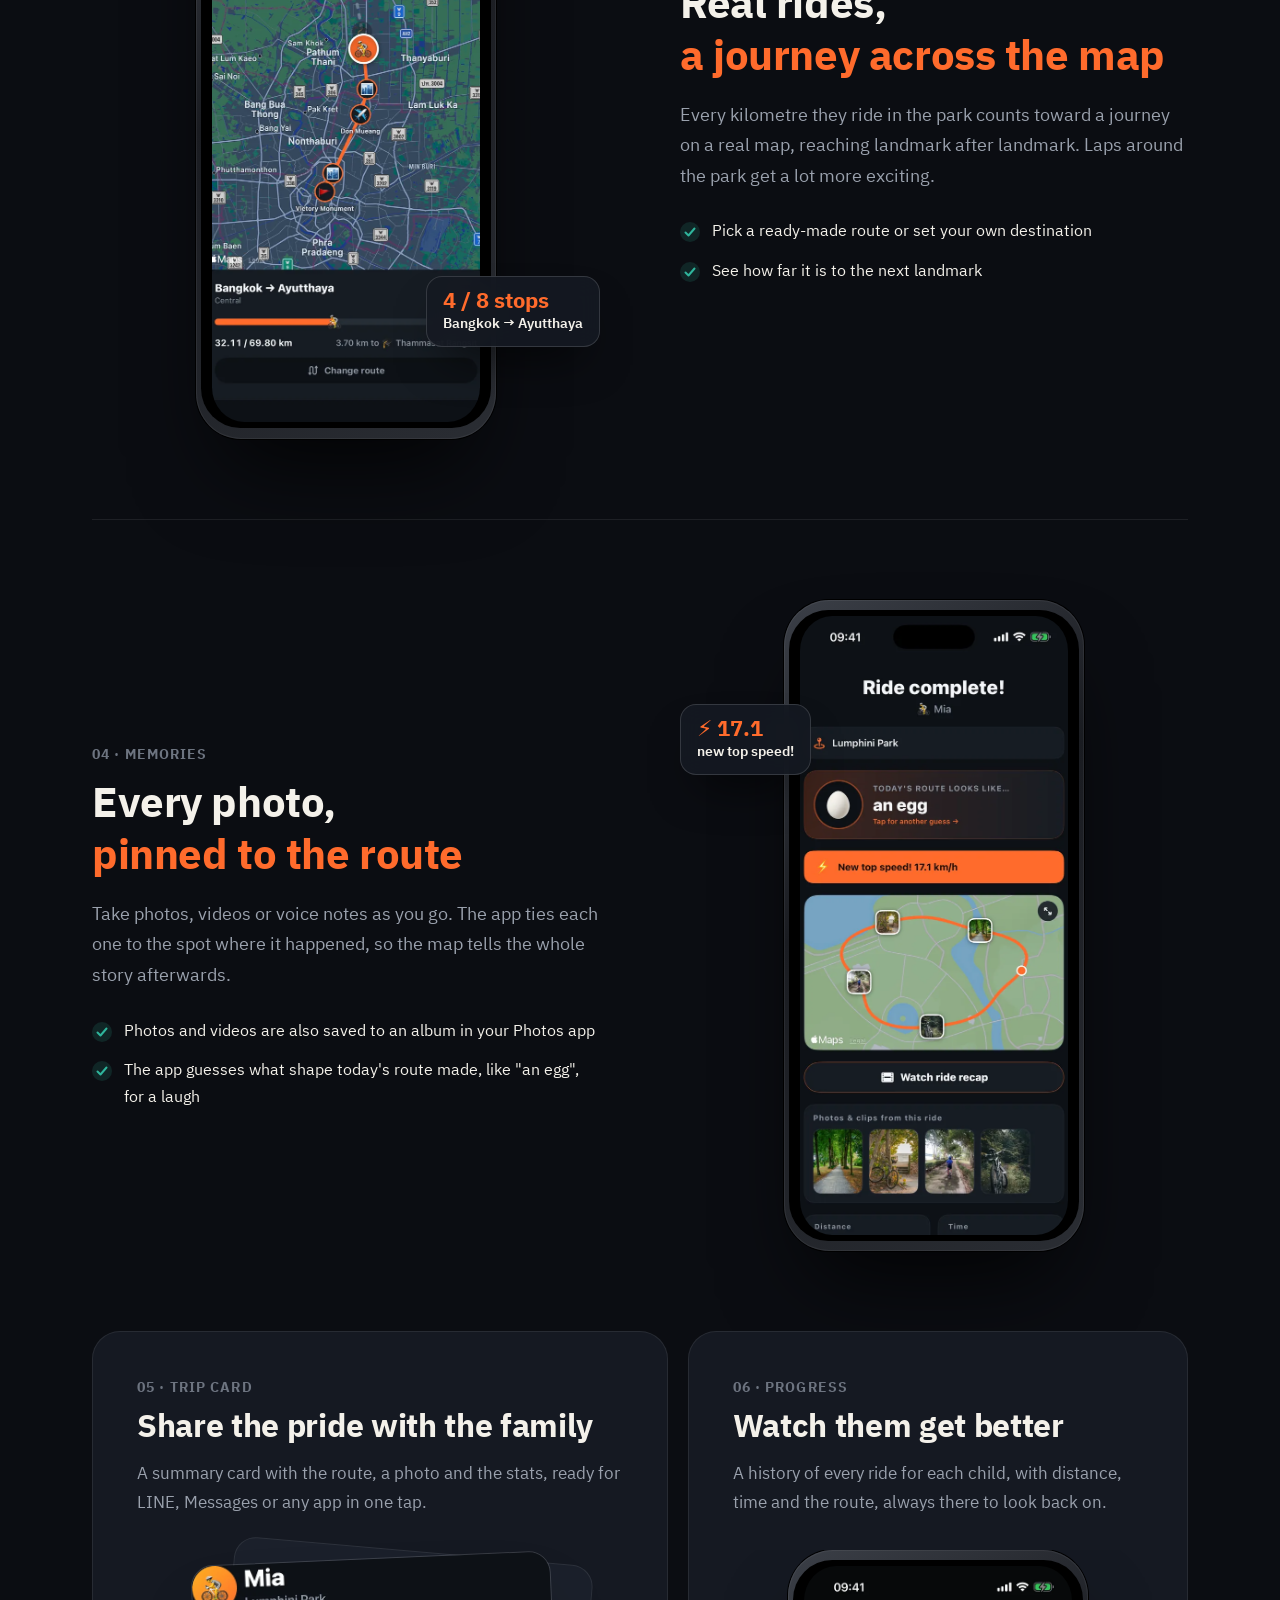
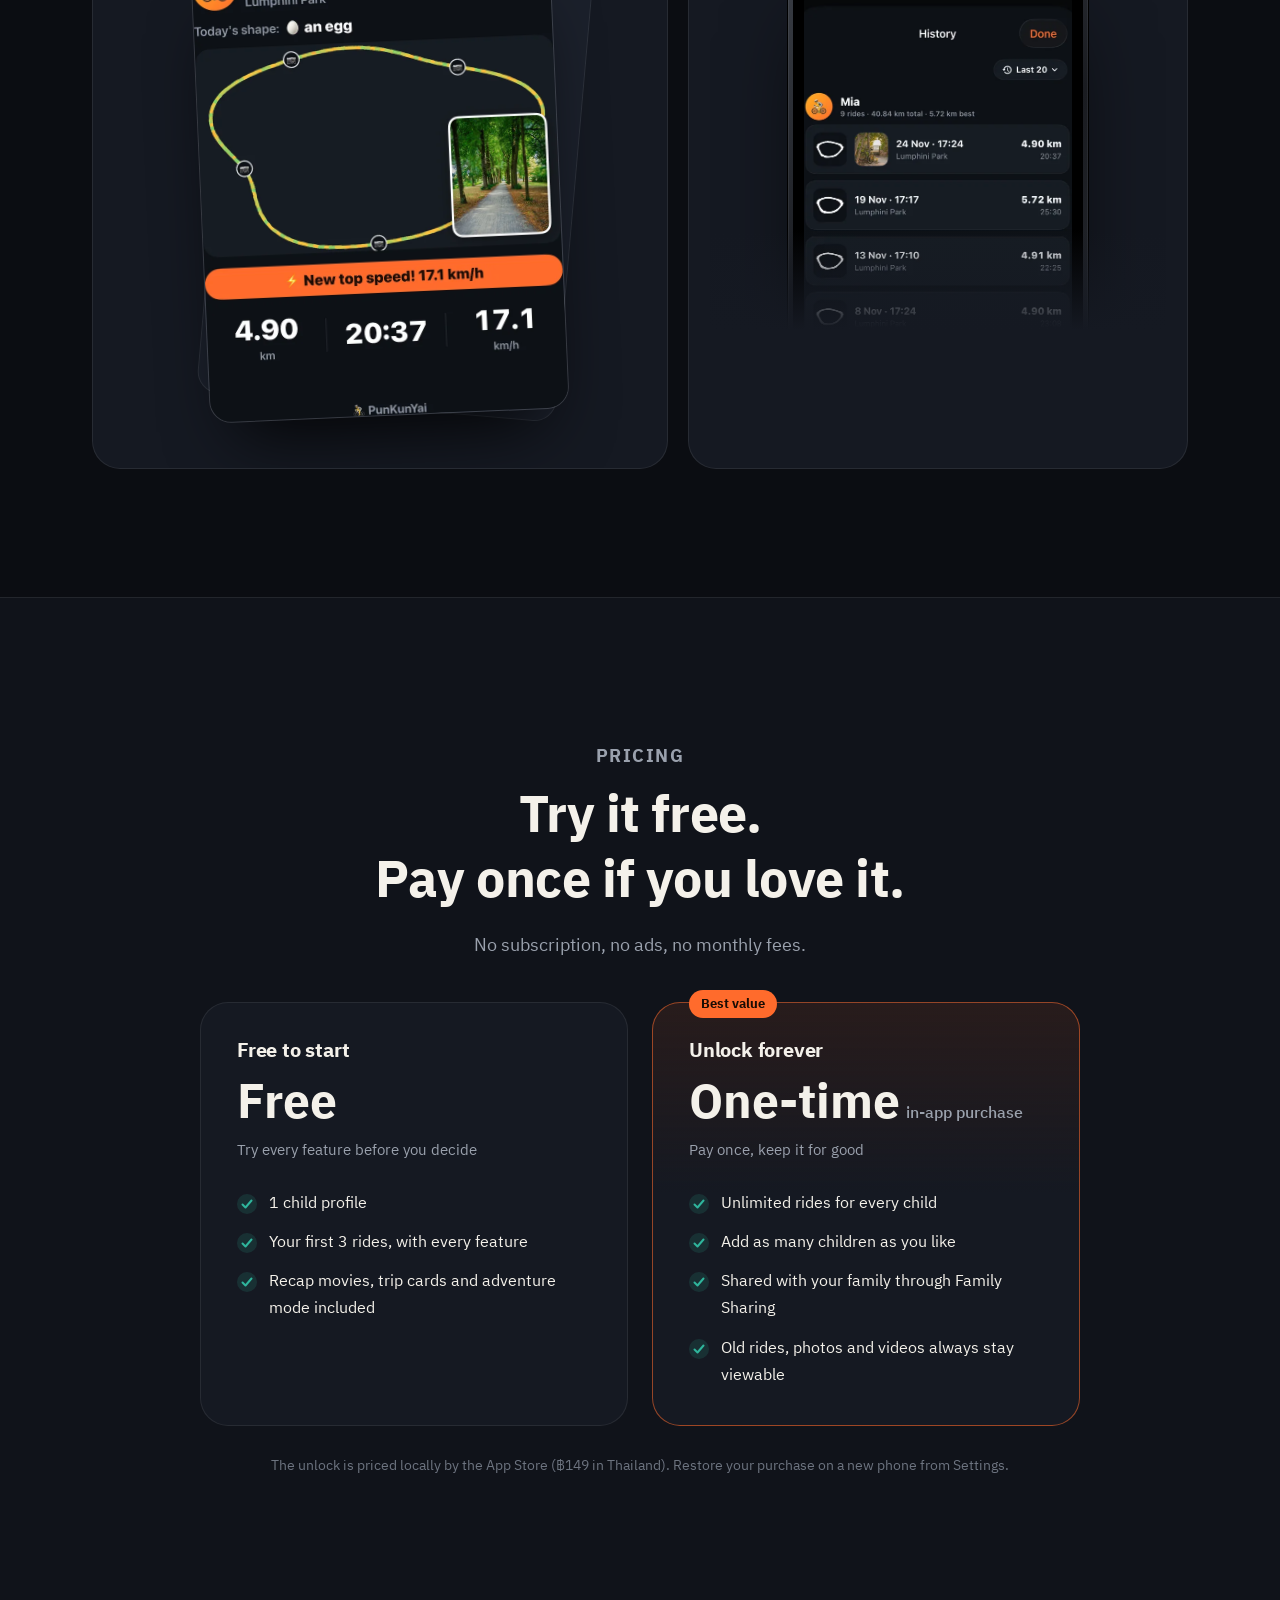
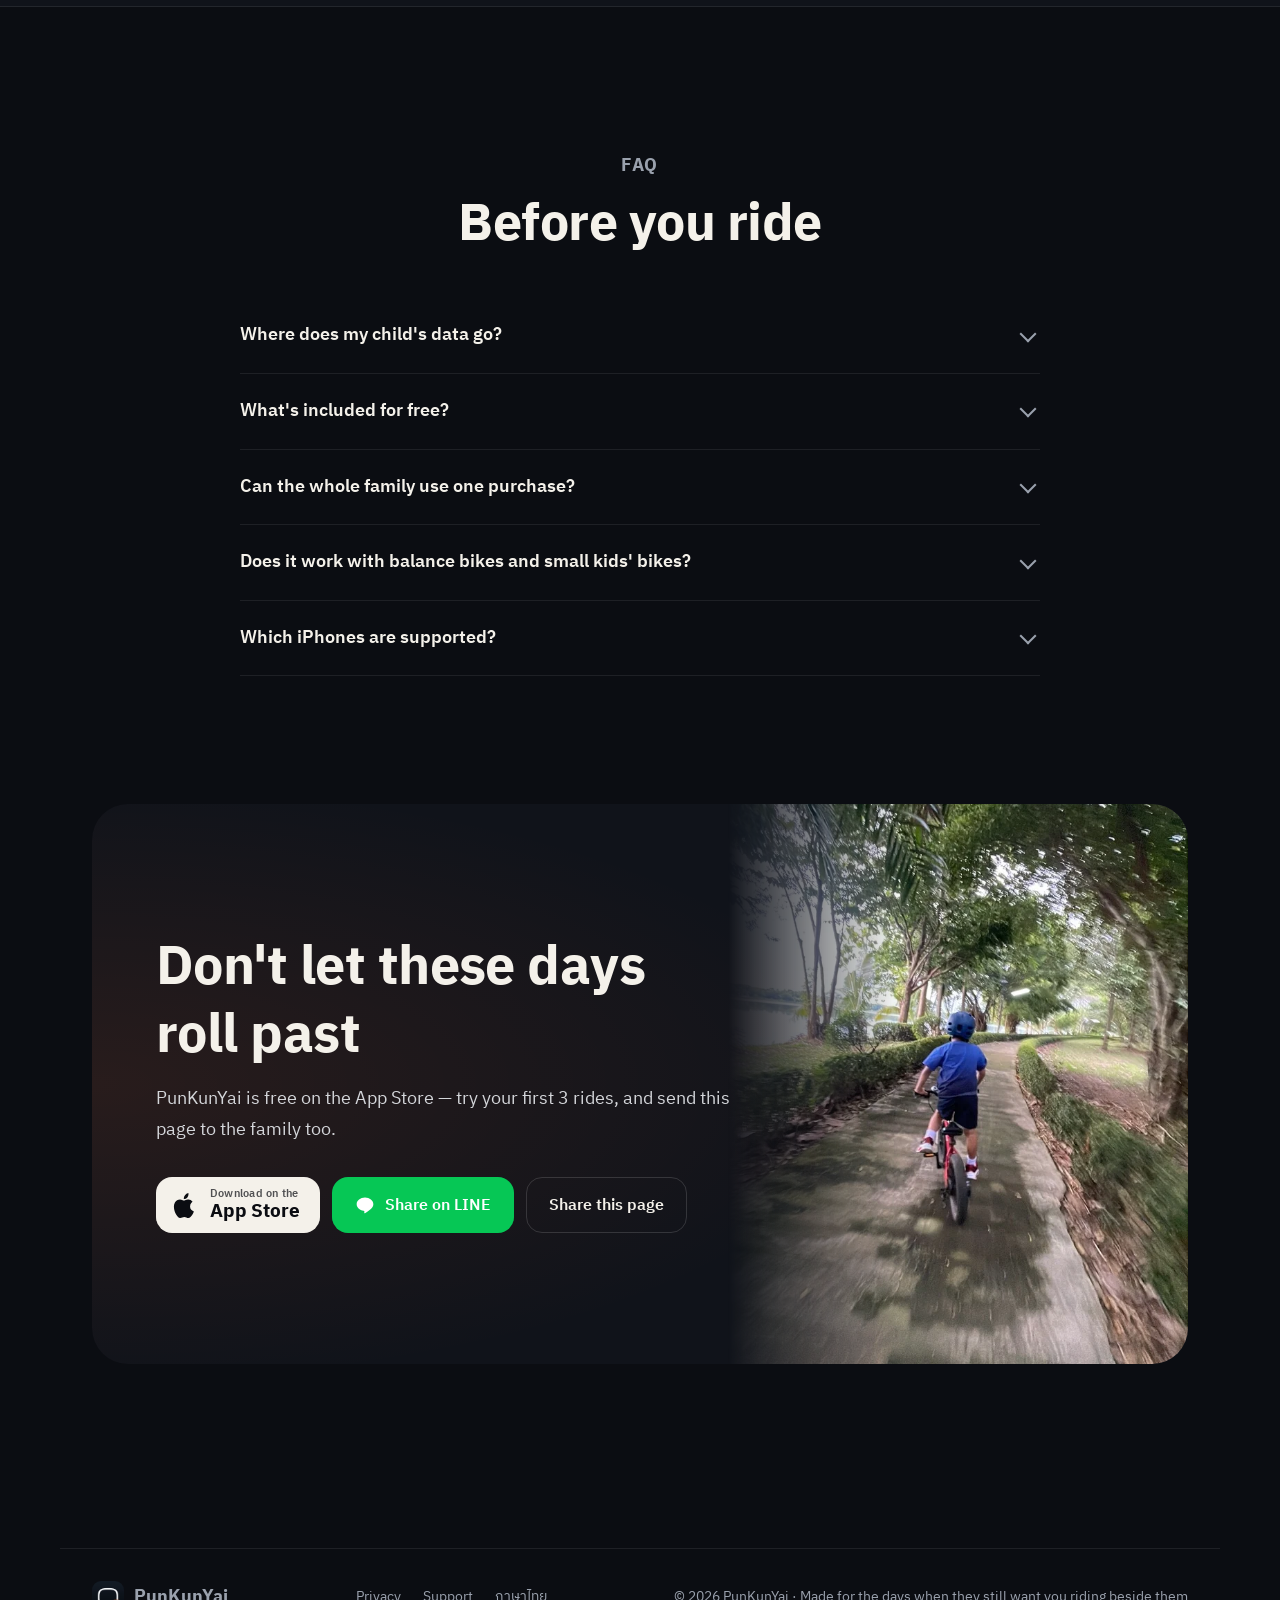
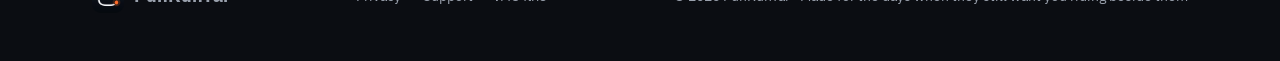
<file: en/index.html>
<!doctype html>
<html lang="en">
  <head>
    <meta charset="UTF-8" />
    <meta name="viewport" content="width=device-width, initial-scale=1.0" />
    <meta name="theme-color" content="#0b0d12" />
    <meta name="apple-itunes-app" content="app-id=6815602549" />
    <title>PunKunYai — Ride Tracker for Parents Who Cycle with Their Kids</title>
    <meta name="description" content="Cycling with kids? Live speed, lap timing against a ghost of their best lap, an adventure across the map, and a recap movie with music after every ride. Try 3 rides free. No ads, no account." />
    <link rel="canonical" href="https://leonlek.github.io/pun-kun-yai-site/en/" />
    <link rel="alternate" hreflang="th" href="https://leonlek.github.io/pun-kun-yai-site/" />
    <link rel="alternate" hreflang="en" href="https://leonlek.github.io/pun-kun-yai-site/en/" />
    <link rel="alternate" hreflang="x-default" href="https://leonlek.github.io/pun-kun-yai-site/" />
    <meta property="og:type" content="website" />
    <meta property="og:site_name" content="PunKunYai" />
    <meta property="og:title" content="PunKunYai — every little ride, remembered" />
    <meta property="og:description" content="The ride tracker for parents who cycle with their kids: live speed, lap timing, an adventure across the map, and a recap movie after every ride. Try 3 rides free." />
    <meta property="og:url" content="https://leonlek.github.io/pun-kun-yai-site/en/" />
    <meta property="og:image" content="https://leonlek.github.io/pun-kun-yai-site/assets/og-en.jpg" />
    <meta property="og:image:width" content="1200" />
    <meta property="og:image:height" content="630" />
    <meta property="og:image:alt" content="A child in a helmet riding a bike on a bike lane, with the words Every little ride, remembered" />
    <meta property="og:locale" content="en_US" />
    <meta property="og:locale:alternate" content="th_TH" />
    <meta name="twitter:card" content="summary_large_image" />
    <meta name="twitter:title" content="PunKunYai — every little ride, remembered" />
    <meta name="twitter:description" content="The ride tracker for parents who cycle with their kids: live speed, lap timing, an adventure across the map, and a recap movie after every ride. Try 3 rides free." />
    <meta name="twitter:image" content="https://leonlek.github.io/pun-kun-yai-site/assets/og-en.jpg" />
    <link rel="icon" href="../assets/favicon.svg" type="image/svg+xml" />
    <link rel="icon" href="../assets/favicon-32.png" type="image/png" sizes="32x32" />
    <link rel="apple-touch-icon" href="../assets/apple-touch-icon.png" />
    <link rel="preconnect" href="https://fonts.googleapis.com" />
    <link rel="preconnect" href="https://fonts.gstatic.com" crossorigin />
    <link rel="stylesheet" href="https://fonts.googleapis.com/css2?family=IBM+Plex+Sans+Thai:wght@400;500;600;700&amp;display=swap" />
    <link rel="preload" as="image" href="../assets/open-road.webp" />
    <link rel="stylesheet" href="../site.css" />
    <script type="application/ld+json">
      {
        "@context": "https://schema.org",
        "@type": "MobileApplication",
        "name": "PunKunYai",
        "alternateName": "ปั่นกันใหญ่",
        "operatingSystem": "iOS",
        "installUrl": "https://apps.apple.com/app/id6815602549",
        "downloadUrl": "https://apps.apple.com/app/id6815602549",
        "applicationCategory": "HealthApplication",
        "inLanguage": ["th", "en"],
        "url": "https://leonlek.github.io/pun-kun-yai-site/en/",
        "image": "https://leonlek.github.io/pun-kun-yai-site/assets/og-en.jpg",
        "description": "An iPhone app for parents who ride bikes with their kids. Live speed, distance and time, lap timing against a ghost of the best lap, voice announcements and family cheer recordings, an adventure mode that turns ridden kilometres into a journey across the map, photos, videos and voice notes pinned to the route, share cards and an on-device recap movie with music. No account, no ads, and all data stays on your device.",
        "offers": [
          { "@type": "Offer", "price": "0", "priceCurrency": "USD", "description": "Free for 1 child profile and 3 rides" },
          { "@type": "Offer", "description": "One-time unlock, priced locally by the App Store (THB 149 in Thailand)" }
        ]
      }
    </script>
    <script type="application/ld+json">
      {
        "@context": "https://schema.org",
        "@type": "FAQPage",
        "mainEntity": [
          { "@type": "Question", "name": "Where does my child's data go?",
            "acceptedAnswer": { "@type": "Answer", "text": "Only onto your phone. There's no account, no server and no tracking. Photos and videos are saved to your own Photos library. Details are in the privacy policy." } },
          { "@type": "Question", "name": "What's included for free?",
            "acceptedAnswer": { "@type": "Answer", "text": "One child profile and your first 3 rides, with every feature. If you love it, unlock it forever with a single one-time purchase. Rides you've already done stay viewable even if you never buy." } },
          { "@type": "Question", "name": "Can the whole family use one purchase?",
            "acceptedAnswer": { "@type": "Answer", "text": "Yes. The unlock supports Apple Family Sharing, and you can restore it on a new phone from the app's Settings." } },
          { "@type": "Question", "name": "Does it work with balance bikes and small kids' bikes?",
            "acceptedAnswer": { "@type": "Answer", "text": "Yes. Speed and distance come from your iPhone's GPS, so it works with any bike, from a balance bike to a full-size one." } },
          { "@type": "Question", "name": "Which iPhones are supported?",
            "acceptedAnswer": { "@type": "Answer", "text": "Any iPhone running iOS 17 or later." } }
        ]
      }
    </script>
    <script src="../site.js" defer></script>
  </head>
  <body>
    <a class="skip-link" href="#main">Skip to content</a>

    <header class="site-header" data-header>
      <div class="wrap nav">
        <a class="brand" href="#top" aria-label="PunKunYai home">
          <img src="../assets/apple-touch-icon.png" alt="" width="32" height="32" />
          <span>PunKunYai</span>
        </a>
        <nav class="nav-links" aria-label="Main menu">
          <a href="#features">Features</a>
          <a href="#pricing">Pricing</a>
          <a href="#faq">FAQ</a>
        </nav>
        <div class="nav-right">
          <nav class="lang" aria-label="Language / ภาษา">
            <a href="../" hreflang="th" lang="th">TH</a>
            <a href="./" hreflang="en" lang="en" aria-current="true">EN</a>
          </nav>
          <a class="store-badge" href="https://apps.apple.com/app/id6815602549" aria-label="Download on the App Store">
            <svg viewBox="0 0 24 24" fill="currentColor" aria-hidden="true"><path d="M16.7 13.1c0-2.7 2.2-4 2.3-4.1a5 5 0 0 0-3.9-2.1c-1.7-.2-3.2 1-4.1 1-.9 0-2.2-1-3.6-1-1.9 0-3.7 1.1-4.7 2.8-2 3.5-.5 8.7 1.4 11.5.9 1.4 2.1 2.9 3.6 2.8 1.4-.1 2-1 3.7-1s2.2 1 3.7 1c1.5 0 2.5-1.4 3.5-2.8a12.5 12.5 0 0 0 1.6-3.3 4.7 4.7 0 0 1-3.5-4.8ZM14 5.2A4.7 4.7 0 0 0 15.1 1 4.8 4.8 0 0 0 12 3.1a4.5 4.5 0 0 0-1.1 3.3A4 4 0 0 0 14 5.2Z" /></svg>
            <span><small>Download on the</small>App Store</span>
          </a>
        </div>
      </div>
    </header>

    <main id="main">
      <!-- ===== HERO ===== -->
      <section class="hero" id="top">
        <div class="wrap hero-grid">
          <div>
            <span class="eyebrow reveal"><i></i>For parents who ride with their kids · iPhone</span>
            <h1 class="reveal">Every little ride,<em>remembered</em></h1>
            <p class="lede reveal">Live speed, lap timing, photos and video along the way, and a recap movie with music the moment the ride ends. You stay present with your kid; the app does the remembering.</p>
            <div class="cta-row reveal">
              <a class="store-badge" href="https://apps.apple.com/app/id6815602549" aria-label="Download on the App Store">
                <svg viewBox="0 0 24 24" fill="currentColor" aria-hidden="true"><path d="M16.7 13.1c0-2.7 2.2-4 2.3-4.1a5 5 0 0 0-3.9-2.1c-1.7-.2-3.2 1-4.1 1-.9 0-2.2-1-3.6-1-1.9 0-3.7 1.1-4.7 2.8-2 3.5-.5 8.7 1.4 11.5.9 1.4 2.1 2.9 3.6 2.8 1.4-.1 2-1 3.7-1s2.2 1 3.7 1c1.5 0 2.5-1.4 3.5-2.8a12.5 12.5 0 0 0 1.6-3.3 4.7 4.7 0 0 1-3.5-4.8ZM14 5.2A4.7 4.7 0 0 0 15.1 1 4.8 4.8 0 0 0 12 3.1a4.5 4.5 0 0 0-1.1 3.3A4 4 0 0 0 14 5.2Z" /></svg>
                <span><small>Download on the</small>App Store</span>
              </a>
              <a class="btn btn-ghost" href="#features">See what it does</a>
            </div>
            <div class="hero-meta reveal">
              <span>Try 3 rides free</span>
              <span>One-time unlock</span>
              <span>No ads</span>
            </div>
          </div>
          <div class="hero-visual reveal">
            <div class="hero-photo">
              <img src="../assets/open-road.webp" alt="A child in a blue helmet riding a red bike on a lakeside bike lane" width="665" height="1182" fetchpriority="high" />
            </div>
            <div class="phone">
              <img src="../assets/shots/en/ride.webp" alt="The live ride screen: 13.0 km/h with distance, time and the route" width="620" height="1347" />
            </div>
            <div class="float-chip"><span class="dot" aria-hidden="true">⚡</span><span>New top speed! 17.1 km/h<small>Mia's ride summary</small></span></div>
          </div>
        </div>
      </section>

      <!-- ===== TRUST ===== -->
      <div class="trust">
        <ul class="wrap">
          <li><span class="ico"><svg viewBox="0 0 24 24" fill="none" stroke="currentColor" stroke-width="2" stroke-linecap="round" stroke-linejoin="round" aria-hidden="true"><circle cx="12" cy="12" r="9"/><path d="M5.6 5.6l12.8 12.8"/></svg></span><span>No ads<small>Nothing to interrupt the ride</small></span></li>
          <li><span class="ico"><svg viewBox="0 0 24 24" fill="none" stroke="currentColor" stroke-width="2" stroke-linecap="round" stroke-linejoin="round" aria-hidden="true"><circle cx="12" cy="8" r="4"/><path d="M4 21c0-4 4-6 8-6s8 2 8 6"/></svg></span><span>No account<small>Open the app and ride</small></span></li>
          <li><span class="ico"><svg viewBox="0 0 24 24" fill="none" stroke="currentColor" stroke-width="2" stroke-linecap="round" stroke-linejoin="round" aria-hidden="true"><rect x="6" y="2" width="12" height="20" rx="3"/><path d="M10 18h4"/></svg></span><span>Stays on your phone<small>Nothing sent to a server</small></span></li>
          <li><span class="ico"><svg viewBox="0 0 24 24" fill="none" stroke="currentColor" stroke-width="2" stroke-linecap="round" stroke-linejoin="round" aria-hidden="true"><circle cx="9" cy="8" r="3.5"/><circle cx="17" cy="9" r="2.5"/><path d="M3 20c0-3.3 2.7-5.5 6-5.5s6 2.2 6 5.5M15 14.6c3 0 6 1.6 6 4.9"/></svg></span><span>For the whole family<small>Family Sharing supported</small></span></li>
        </ul>
      </div>

      <!-- ===== FEATURES ===== -->
      <section class="section" id="features">
        <div class="wrap">
          <div class="section-head reveal">
            <p class="kicker">What it does</p>
            <h2>Let them ride.<br />The app handles the rest.</h2>
            <p>Built for one hand, readable in bright sun, and you never have to stop to tap through menus.</p>
          </div>

          <article class="feature reveal">
            <div class="feature-media">
              <div class="phone"><img src="../assets/shots/en/recap.webp" alt="The recap movie screen: choose the length, music and media" width="620" height="1347" loading="lazy" /></div>
              <div class="callout c1"><b>15–60 s</b>pick the length</div>
              <div class="callout c2"><b>🎵 With music</b>made on your phone</div>
            </div>
            <div>
              <span class="feature-num">01 · AUTO RECAP</span>
              <h3>Every ride<br /><em>becomes a movie</em></h3>
              <p class="desc">The app weaves the route, the stats, and the photos and clips you took along the way into a vertical recap video with music, ready for the family chat.</p>
              <ul class="points">
                <li>The real route draws itself, with photos pinned where they happened</li>
                <li>Pick a music mood, shuffle, or go without music</li>
                <li>Trim each clip down to the best moment</li>
              </ul>
            </div>
          </article>

          <article class="feature flip reveal">
            <div class="feature-media">
              <div class="phone"><img src="../assets/shots/en/ride.webp" alt="The live ride screen: big speed, distance, time and lap" width="620" height="1347" loading="lazy" /></div>
              <div class="callout c1"><b>🏁 Lap 4</b>last lap 0:45</div>
              <div class="callout c2"><b>👻 Ghost</b>of their best lap</div>
            </div>
            <div>
              <span class="feature-num">02 · LIVE TRACKING</span>
              <h3>See their speed<br /><em>live, every second</em></h3>
              <p class="desc">Big numbers you can read at a glance. Tap once as they cross the line to time each lap, then let them race a ghost of their own best lap.</p>
              <ul class="points">
                <li>Spoken speed and lap times, so your eyes stay on your kid</li>
                <li>Record cheers from the family to play during the ride</li>
                <li>Swipe up to open the camera for a photo or video</li>
              </ul>
            </div>
          </article>

          <article class="feature reveal" style="--glow: rgba(47, 181, 156, 0.3)">
            <div class="feature-media">
              <div class="phone"><img src="../assets/shots/en/journey.webp" alt="Adventure mode: a map route from Bangkok to Ayutthaya, 32 of 70 km ridden" width="620" height="1347" loading="lazy" /></div>
              <div class="callout c2"><b>4 / 8 stops</b>Bangkok → Ayutthaya</div>
            </div>
            <div>
              <span class="feature-num">03 · ADVENTURE MODE</span>
              <h3>Real rides,<br /><em>a journey across the map</em></h3>
              <p class="desc">Every kilometre they ride in the park counts toward a journey on a real map, reaching landmark after landmark. Laps around the park get a lot more exciting.</p>
              <ul class="points">
                <li>Pick a ready-made route or set your own destination</li>
                <li>See how far it is to the next landmark</li>
              </ul>
            </div>
          </article>

          <article class="feature flip reveal" style="--glow: rgba(47, 181, 156, 0.26)">
            <div class="feature-media">
              <div class="phone"><img src="../assets/shots/en/summary.webp" alt="Ride summary: new top speed 17.1 km/h and a map with photos pinned to the route" width="620" height="1347" loading="lazy" /></div>
              <div class="callout c1"><b>⚡ 17.1</b>new top speed!</div>
            </div>
            <div>
              <span class="feature-num">04 · MEMORIES</span>
              <h3>Every photo,<br /><em>pinned to the route</em></h3>
              <p class="desc">Take photos, videos or voice notes as you go. The app ties each one to the spot where it happened, so the map tells the whole story afterwards.</p>
              <ul class="points">
                <li>Photos and videos are also saved to an album in your Photos app</li>
                <li>The app guesses what shape today's route made, like "an egg", for a laugh</li>
              </ul>
            </div>
          </article>

          <div class="duo">
            <article class="card reveal">
              <span class="feature-num">05 · TRIP CARD</span>
              <h3>Share the pride with the family</h3>
              <p>A summary card with the route, a photo and the stats, ready for LINE, Messages or any app in one tap.</p>
              <div class="share-stack">
                <div class="back" aria-hidden="true"></div>
                <img src="../assets/shots/en/share-card.webp" alt="Mia's trip card: 4.90 km in 20:37, top speed 17.1 km/h" width="720" height="900" loading="lazy" />
              </div>
            </article>
            <article class="card reveal">
              <span class="feature-num">06 · PROGRESS</span>
              <h3>Watch them get better</h3>
              <p>A history of every ride for each child, with distance, time and the route, always there to look back on.</p>
              <div class="history-crop">
                <div class="phone"><img src="../assets/shots/en/history.webp" alt="The history screen: Mia's rides with distance and time" width="620" height="1347" loading="lazy" /></div>
              </div>
            </article>
          </div>
        </div>
      </section>

      <!-- ===== PRICING ===== -->
      <section class="section pricing" id="pricing">
        <div class="wrap">
          <div class="section-head reveal">
            <p class="kicker">Pricing</p>
            <h2>Try it free.<br />Pay once if you love it.</h2>
            <p>No subscription, no ads, no monthly fees.</p>
          </div>
          <div class="plans">
            <div class="plan reveal">
              <h3>Free to start</h3>
              <div class="price">Free</div>
              <p>Try every feature before you decide</p>
              <ul class="points">
                <li>1 child profile</li>
                <li>Your first 3 rides, with every feature</li>
                <li>Recap movies, trip cards and adventure mode included</li>
              </ul>
            </div>
            <div class="plan best reveal">
              <span class="tag">Best value</span>
              <h3>Unlock forever</h3>
              <div class="price">One-time<small>in-app purchase</small></div>
              <p>Pay once, keep it for good</p>
              <ul class="points">
                <li>Unlimited rides for every child</li>
                <li>Add as many children as you like</li>
                <li>Shared with your family through Family Sharing</li>
                <li>Old rides, photos and videos always stay viewable</li>
              </ul>
            </div>
          </div>
          <p class="fine reveal">The unlock is priced locally by the App Store (฿149 in Thailand). Restore your purchase on a new phone from Settings.</p>
        </div>
      </section>

      <!-- ===== FAQ ===== -->
      <section class="section" id="faq">
        <div class="wrap">
          <div class="section-head reveal">
            <p class="kicker">FAQ</p>
            <h2>Before you ride</h2>
          </div>
          <div class="faq reveal">
            <details>
              <summary>Where does my child's data go?</summary>
              <p>Only onto your phone. There's no account, no server and no tracking. Photos and videos are saved to your own Photos library. Details are in the <a href="../privacy.html#en">privacy policy</a>.</p>
            </details>
            <details>
              <summary>What's included for free?</summary>
              <p>One child profile and your first 3 rides, with every feature. If you love it, unlock it forever with a single one-time purchase. Rides you've already done stay viewable even if you never buy.</p>
            </details>
            <details>
              <summary>Can the whole family use one purchase?</summary>
              <p>Yes. The unlock supports Apple Family Sharing, and you can restore it on a new phone from the app's Settings.</p>
            </details>
            <details>
              <summary>Does it work with balance bikes and small kids' bikes?</summary>
              <p>Yes. Speed and distance come from your iPhone's GPS, so it works with any bike, from a balance bike to a full-size one.</p>
            </details>
            <details>
              <summary>Which iPhones are supported?</summary>
              <p>Any iPhone running iOS 17 or later.</p>
            </details>
          </div>
        </div>
      </section>

      <!-- ===== FINAL CTA ===== -->
      <section class="section" style="padding-top: 0">
        <div class="wrap">
          <div class="final-card reveal">
            <img src="../assets/tree-tunnel.webp" alt="A child riding a bike through a tunnel of trees by the water" width="665" height="1182" loading="lazy" />
            <div class="inner">
              <h2>Don't let these days<br />roll past</h2>
              <p>PunKunYai is free on the App Store — try your first 3 rides, and send this page to the family too.</p>
              <div class="cta-row">
                <a class="store-badge" href="https://apps.apple.com/app/id6815602549" aria-label="Download on the App Store">
                  <svg viewBox="0 0 24 24" fill="currentColor" aria-hidden="true"><path d="M16.7 13.1c0-2.7 2.2-4 2.3-4.1a5 5 0 0 0-3.9-2.1c-1.7-.2-3.2 1-4.1 1-.9 0-2.2-1-3.6-1-1.9 0-3.7 1.1-4.7 2.8-2 3.5-.5 8.7 1.4 11.5.9 1.4 2.1 2.9 3.6 2.8 1.4-.1 2-1 3.7-1s2.2 1 3.7 1c1.5 0 2.5-1.4 3.5-2.8a12.5 12.5 0 0 0 1.6-3.3 4.7 4.7 0 0 1-3.5-4.8ZM14 5.2A4.7 4.7 0 0 0 15.1 1 4.8 4.8 0 0 0 12 3.1a4.5 4.5 0 0 0-1.1 3.3A4 4 0 0 0 14 5.2Z" /></svg>
                  <span><small>Download on the</small>App Store</span>
                </a>
                <button class="btn btn-line" type="button" data-line>
                  <svg viewBox="0 0 24 24" fill="currentColor" aria-hidden="true"><path d="M12 3C6.5 3 2 6.6 2 11c0 3.9 3.5 7.2 8.3 7.9.3.1.8.2.9.5.1.3.1.7 0 1l-.1.9c0 .3-.2 1 .9.5s5.8-3.4 7.9-5.9c1.5-1.6 2.1-3.2 2.1-4.9C22 6.6 17.5 3 12 3Z"/></svg>
                  Share on LINE
                </button>
                <button class="btn btn-ghost" type="button" data-share>Share this page</button>
              </div>
            </div>
          </div>
        </div>
      </section>
    </main>

    <footer class="site-footer">
      <div class="wrap foot">
        <a class="brand" href="#top"><img src="../assets/apple-touch-icon.png" alt="" width="28" height="28" loading="lazy" /><span>PunKunYai</span></a>
        <nav aria-label="Footer links">
          <a href="../privacy.html#en">Privacy</a>
          <a href="../support.html#en">Support</a>
          <a href="../" hreflang="th" lang="th">ภาษาไทย</a>
        </nav>
        <span>© 2026 PunKunYai · Made for the days when they still want you riding beside them</span>
      </div>
    </footer>

    <div class="toast" role="status" aria-live="polite" data-toast></div>
  </body>
</html>
</file>
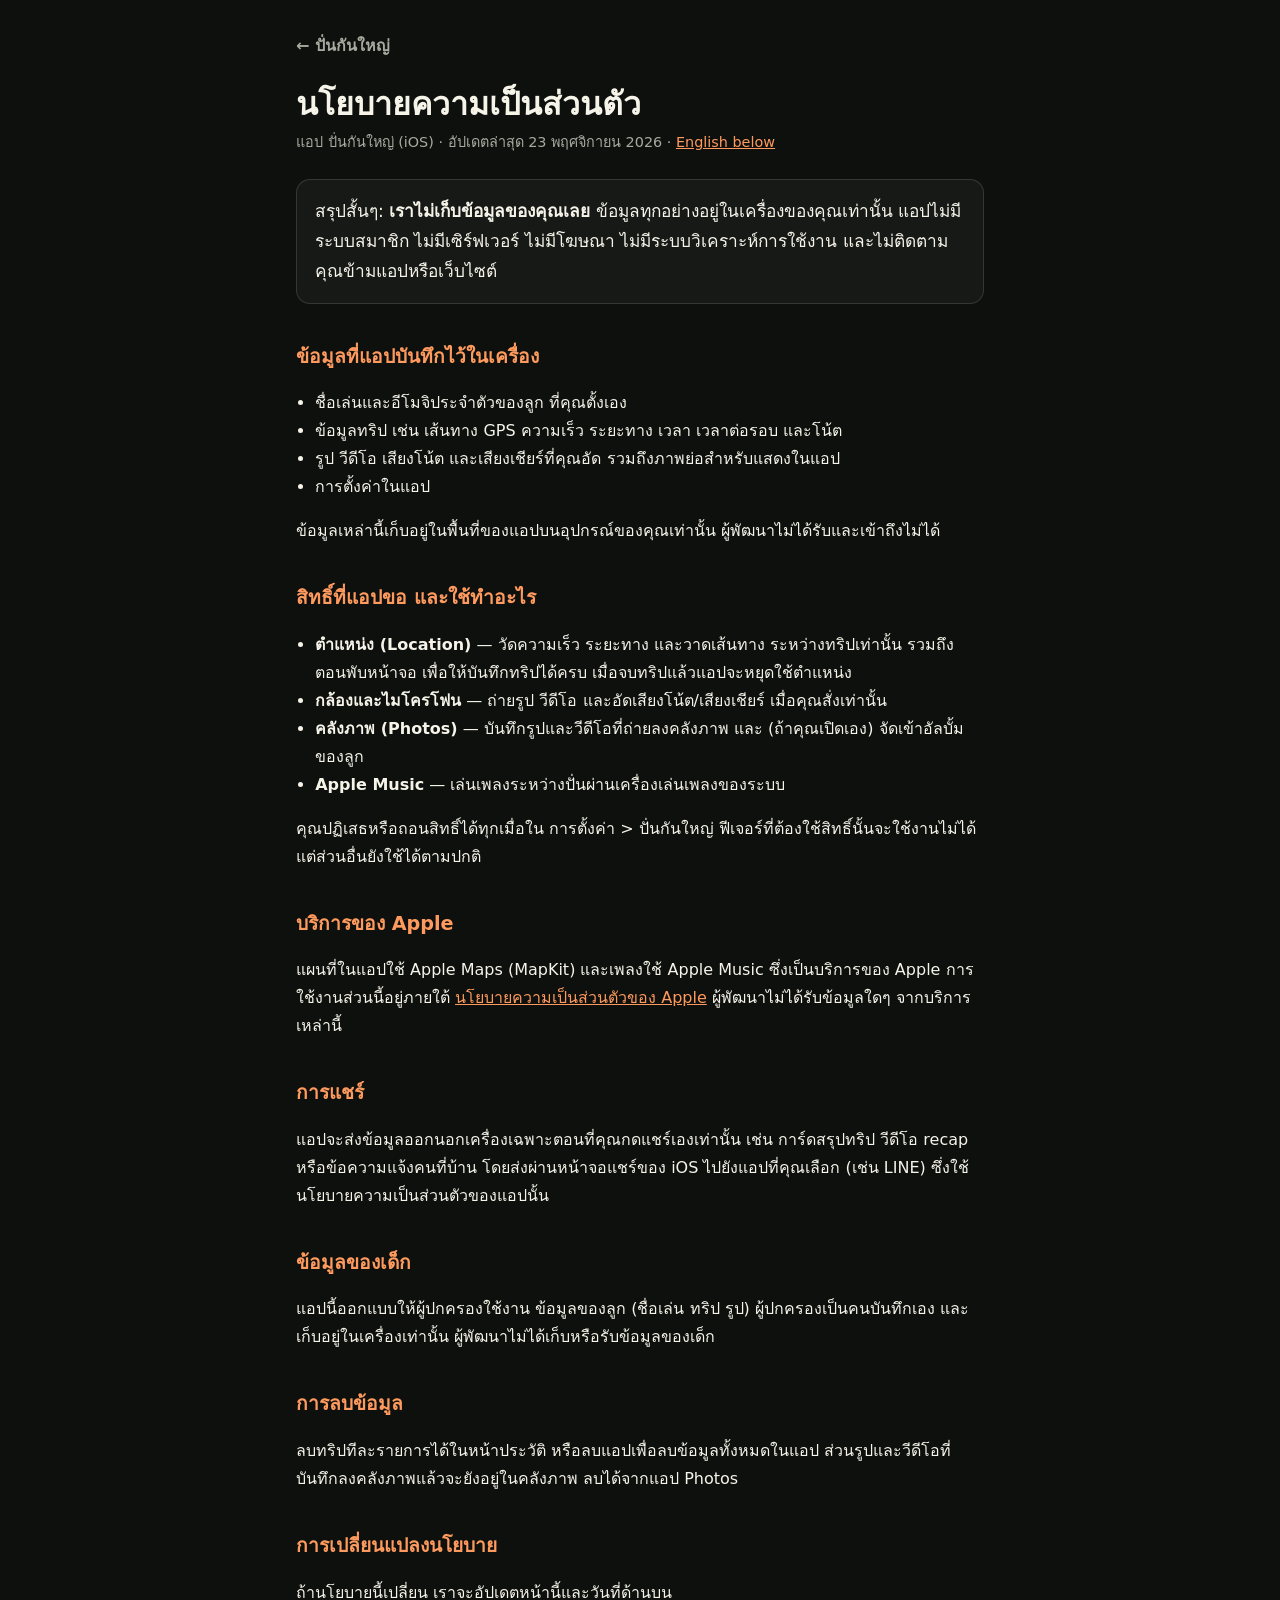
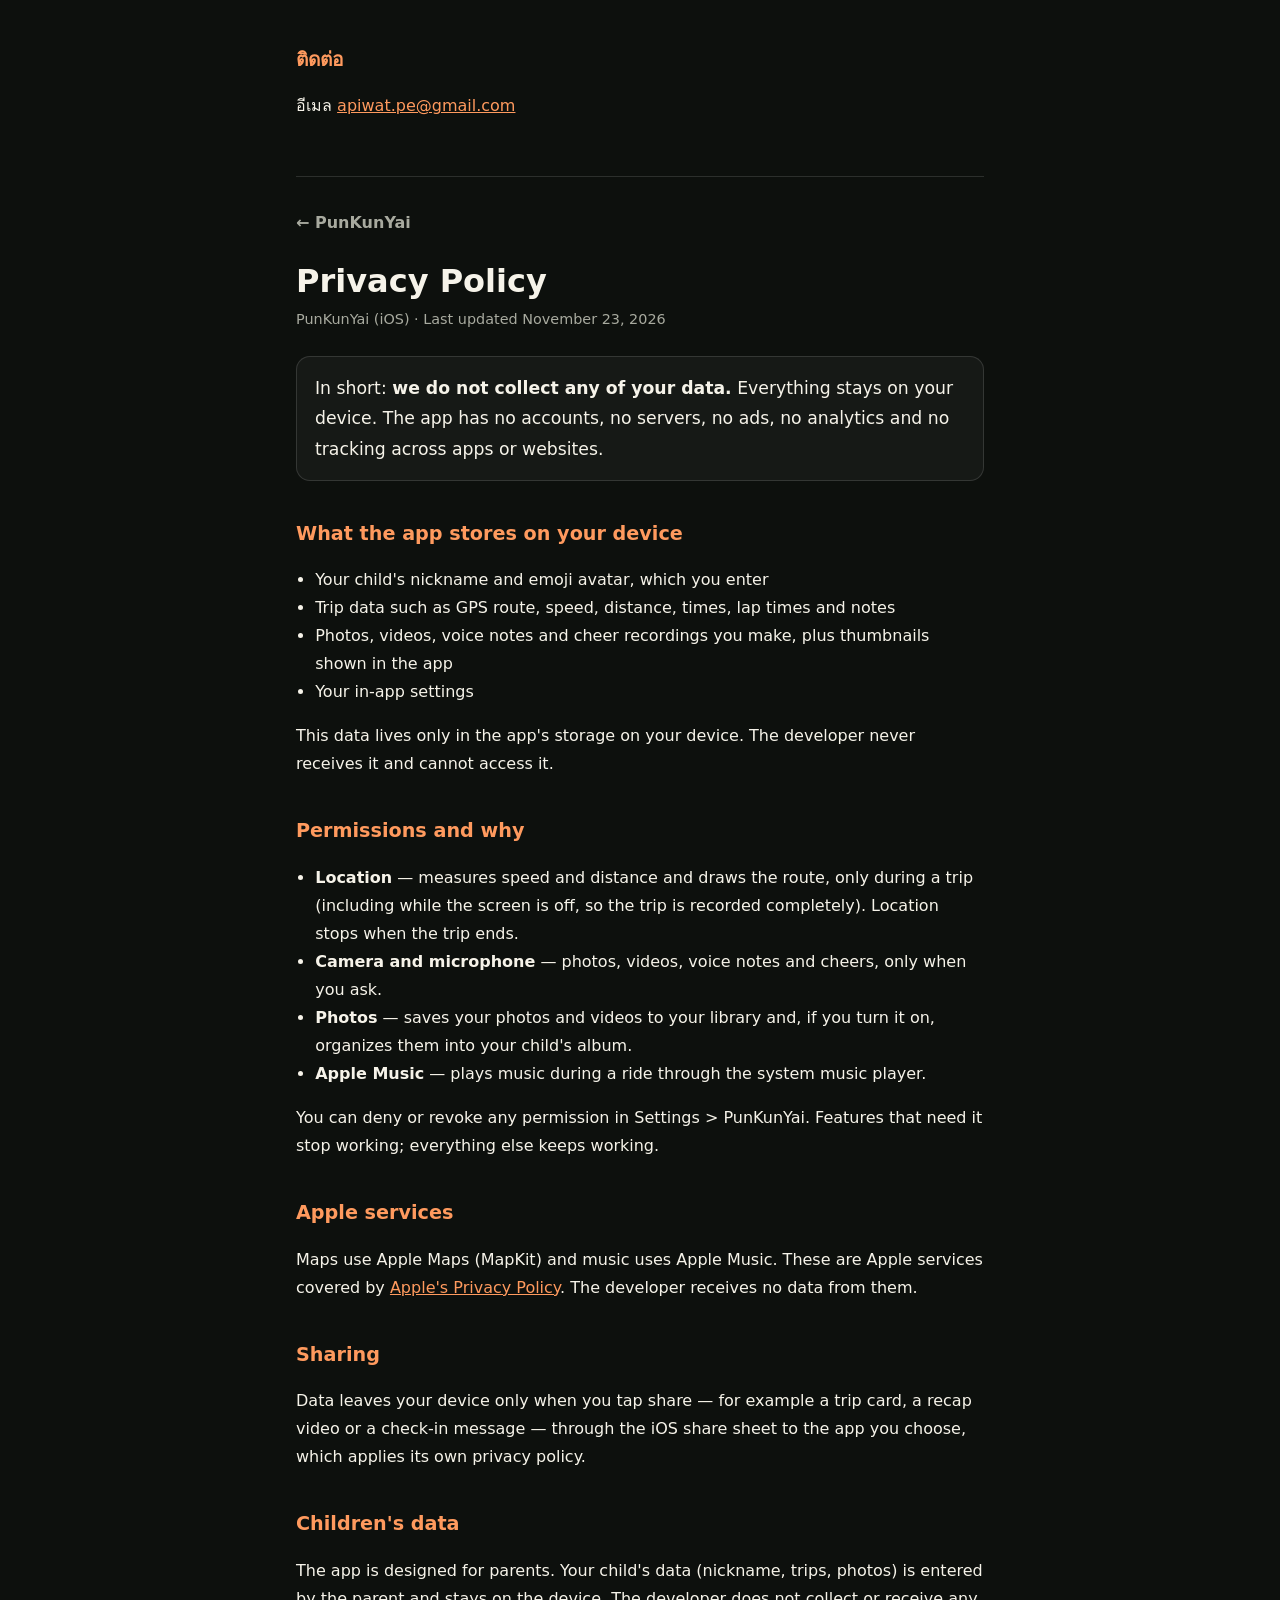
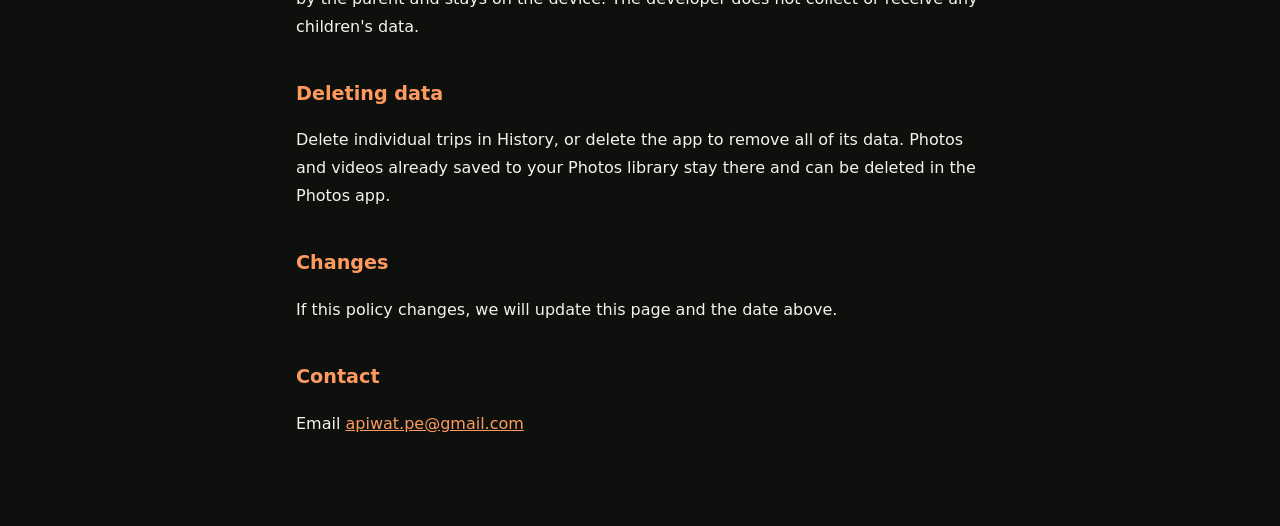
<file: privacy.html>
<!doctype html>
<html lang="th">
  <head>
    <meta charset="UTF-8" />
    <meta name="viewport" content="width=device-width, initial-scale=1.0" />
    <meta name="theme-color" content="#0d100d" />
    <title>นโยบายความเป็นส่วนตัว — ปั่นกันใหญ่ | PunKunYai Privacy Policy</title>
    <meta name="description" content="นโยบายความเป็นส่วนตัวของแอปปั่นกันใหญ่ (PunKunYai): ไม่เก็บข้อมูล ไม่มีบัญชี ไม่มีโฆษณา ข้อมูลทริปปั่นจักรยานของลูกอยู่ในเครื่องเท่านั้น · Privacy Policy in English included." />
    <link rel="canonical" href="https://leonlek.github.io/pun-kun-yai-site/privacy.html" />
    <link rel="alternate" hreflang="th" href="https://leonlek.github.io/pun-kun-yai-site/privacy.html" />
    <link rel="alternate" hreflang="x-default" href="https://leonlek.github.io/pun-kun-yai-site/privacy.html" />
    <link rel="icon" href="assets/favicon.svg" type="image/svg+xml" />
    <link rel="icon" href="assets/favicon-32.png" type="image/png" sizes="32x32" />
    <link rel="apple-touch-icon" href="assets/apple-touch-icon.png" />
    <link rel="stylesheet" href="legal.css" />
  </head>
  <body>
    <main class="doc">
      <a class="back" href="./">← ปั่นกันใหญ่</a>
      <h1>นโยบายความเป็นส่วนตัว</h1>
      <p class="meta">แอป ปั่นกันใหญ่ (iOS) · อัปเดตล่าสุด 23 พฤศจิกายน 2026 · <a href="#en">English below</a></p>

      <p class="lead">สรุปสั้นๆ: <strong>เราไม่เก็บข้อมูลของคุณเลย</strong> ข้อมูลทุกอย่างอยู่ในเครื่องของคุณเท่านั้น
        แอปไม่มีระบบสมาชิก ไม่มีเซิร์ฟเวอร์ ไม่มีโฆษณา ไม่มีระบบวิเคราะห์การใช้งาน และไม่ติดตามคุณข้ามแอปหรือเว็บไซต์</p>

      <h2>ข้อมูลที่แอปบันทึกไว้ในเครื่อง</h2>
      <ul>
        <li>ชื่อเล่นและอีโมจิประจำตัวของลูก ที่คุณตั้งเอง</li>
        <li>ข้อมูลทริป เช่น เส้นทาง GPS ความเร็ว ระยะทาง เวลา เวลาต่อรอบ และโน้ต</li>
        <li>รูป วีดีโอ เสียงโน้ต และเสียงเชียร์ที่คุณอัด รวมถึงภาพย่อสำหรับแสดงในแอป</li>
        <li>การตั้งค่าในแอป</li>
      </ul>
      <p>ข้อมูลเหล่านี้เก็บอยู่ในพื้นที่ของแอปบนอุปกรณ์ของคุณเท่านั้น ผู้พัฒนาไม่ได้รับและเข้าถึงไม่ได้</p>

      <h2>สิทธิ์ที่แอปขอ และใช้ทำอะไร</h2>
      <ul>
        <li><strong>ตำแหน่ง (Location)</strong> — วัดความเร็ว ระยะทาง และวาดเส้นทาง ระหว่างทริปเท่านั้น
          รวมถึงตอนพับหน้าจอ เพื่อให้บันทึกทริปได้ครบ เมื่อจบทริปแล้วแอปจะหยุดใช้ตำแหน่ง</li>
        <li><strong>กล้องและไมโครโฟน</strong> — ถ่ายรูป วีดีโอ และอัดเสียงโน้ต/เสียงเชียร์ เมื่อคุณสั่งเท่านั้น</li>
        <li><strong>คลังภาพ (Photos)</strong> — บันทึกรูปและวีดีโอที่ถ่ายลงคลังภาพ และ (ถ้าคุณเปิดเอง) จัดเข้าอัลบั้มของลูก</li>
        <li><strong>Apple Music</strong> — เล่นเพลงระหว่างปั่นผ่านเครื่องเล่นเพลงของระบบ</li>
      </ul>
      <p>คุณปฏิเสธหรือถอนสิทธิ์ได้ทุกเมื่อใน การตั้งค่า &gt; ปั่นกันใหญ่ ฟีเจอร์ที่ต้องใช้สิทธิ์นั้นจะใช้งานไม่ได้ แต่ส่วนอื่นยังใช้ได้ตามปกติ</p>

      <h2>บริการของ Apple</h2>
      <p>แผนที่ในแอปใช้ Apple Maps (MapKit) และเพลงใช้ Apple Music ซึ่งเป็นบริการของ Apple
        การใช้งานส่วนนี้อยู่ภายใต้ <a href="https://www.apple.com/legal/privacy/">นโยบายความเป็นส่วนตัวของ Apple</a> ผู้พัฒนาไม่ได้รับข้อมูลใดๆ จากบริการเหล่านี้</p>

      <h2>การแชร์</h2>
      <p>แอปจะส่งข้อมูลออกนอกเครื่องเฉพาะตอนที่คุณกดแชร์เองเท่านั้น เช่น การ์ดสรุปทริป วีดีโอ recap หรือข้อความแจ้งคนที่บ้าน
        โดยส่งผ่านหน้าจอแชร์ของ iOS ไปยังแอปที่คุณเลือก (เช่น LINE) ซึ่งใช้นโยบายความเป็นส่วนตัวของแอปนั้น</p>

      <h2>ข้อมูลของเด็ก</h2>
      <p>แอปนี้ออกแบบให้ผู้ปกครองใช้งาน ข้อมูลของลูก (ชื่อเล่น ทริป รูป) ผู้ปกครองเป็นคนบันทึกเอง และเก็บอยู่ในเครื่องเท่านั้น ผู้พัฒนาไม่ได้เก็บหรือรับข้อมูลของเด็ก</p>

      <h2>การลบข้อมูล</h2>
      <p>ลบทริปทีละรายการได้ในหน้าประวัติ หรือลบแอปเพื่อลบข้อมูลทั้งหมดในแอป ส่วนรูปและวีดีโอที่บันทึกลงคลังภาพแล้วจะยังอยู่ในคลังภาพ ลบได้จากแอป Photos</p>

      <h2>การเปลี่ยนแปลงนโยบาย</h2>
      <p>ถ้านโยบายนี้เปลี่ยน เราจะอัปเดตหน้านี้และวันที่ด้านบน</p>

      <h2>ติดต่อ</h2>
      <p>อีเมล <a href="mailto:apiwat.pe@gmail.com">apiwat.pe@gmail.com</a></p>

      <hr />

      <section id="en" lang="en">
        <a class="back" href="en/">← PunKunYai</a>
        <h2 class="doc-title">Privacy Policy</h2>
        <p class="meta">PunKunYai (iOS) · Last updated November 23, 2026</p>

        <p class="lead">In short: <strong>we do not collect any of your data.</strong> Everything stays on your device.
          The app has no accounts, no servers, no ads, no analytics and no tracking across apps or websites.</p>

        <h2>What the app stores on your device</h2>
        <ul>
          <li>Your child's nickname and emoji avatar, which you enter</li>
          <li>Trip data such as GPS route, speed, distance, times, lap times and notes</li>
          <li>Photos, videos, voice notes and cheer recordings you make, plus thumbnails shown in the app</li>
          <li>Your in-app settings</li>
        </ul>
        <p>This data lives only in the app's storage on your device. The developer never receives it and cannot access it.</p>

        <h2>Permissions and why</h2>
        <ul>
          <li><strong>Location</strong> — measures speed and distance and draws the route, only during a trip
            (including while the screen is off, so the trip is recorded completely). Location stops when the trip ends.</li>
          <li><strong>Camera and microphone</strong> — photos, videos, voice notes and cheers, only when you ask.</li>
          <li><strong>Photos</strong> — saves your photos and videos to your library and, if you turn it on, organizes them into your child's album.</li>
          <li><strong>Apple Music</strong> — plays music during a ride through the system music player.</li>
        </ul>
        <p>You can deny or revoke any permission in Settings &gt; PunKunYai. Features that need it stop working; everything else keeps working.</p>

        <h2>Apple services</h2>
        <p>Maps use Apple Maps (MapKit) and music uses Apple Music. These are Apple services covered by
          <a href="https://www.apple.com/legal/privacy/">Apple's Privacy Policy</a>. The developer receives no data from them.</p>

        <h2>Sharing</h2>
        <p>Data leaves your device only when you tap share — for example a trip card, a recap video or a check-in message —
          through the iOS share sheet to the app you choose, which applies its own privacy policy.</p>

        <h2>Children's data</h2>
        <p>The app is designed for parents. Your child's data (nickname, trips, photos) is entered by the parent and stays on the device. The developer does not collect or receive any children's data.</p>

        <h2>Deleting data</h2>
        <p>Delete individual trips in History, or delete the app to remove all of its data. Photos and videos already saved to your Photos library stay there and can be deleted in the Photos app.</p>

        <h2>Changes</h2>
        <p>If this policy changes, we will update this page and the date above.</p>

        <h2>Contact</h2>
        <p>Email <a href="mailto:apiwat.pe@gmail.com">apiwat.pe@gmail.com</a></p>
      </section>
    </main>
  </body>
</html>
</file>
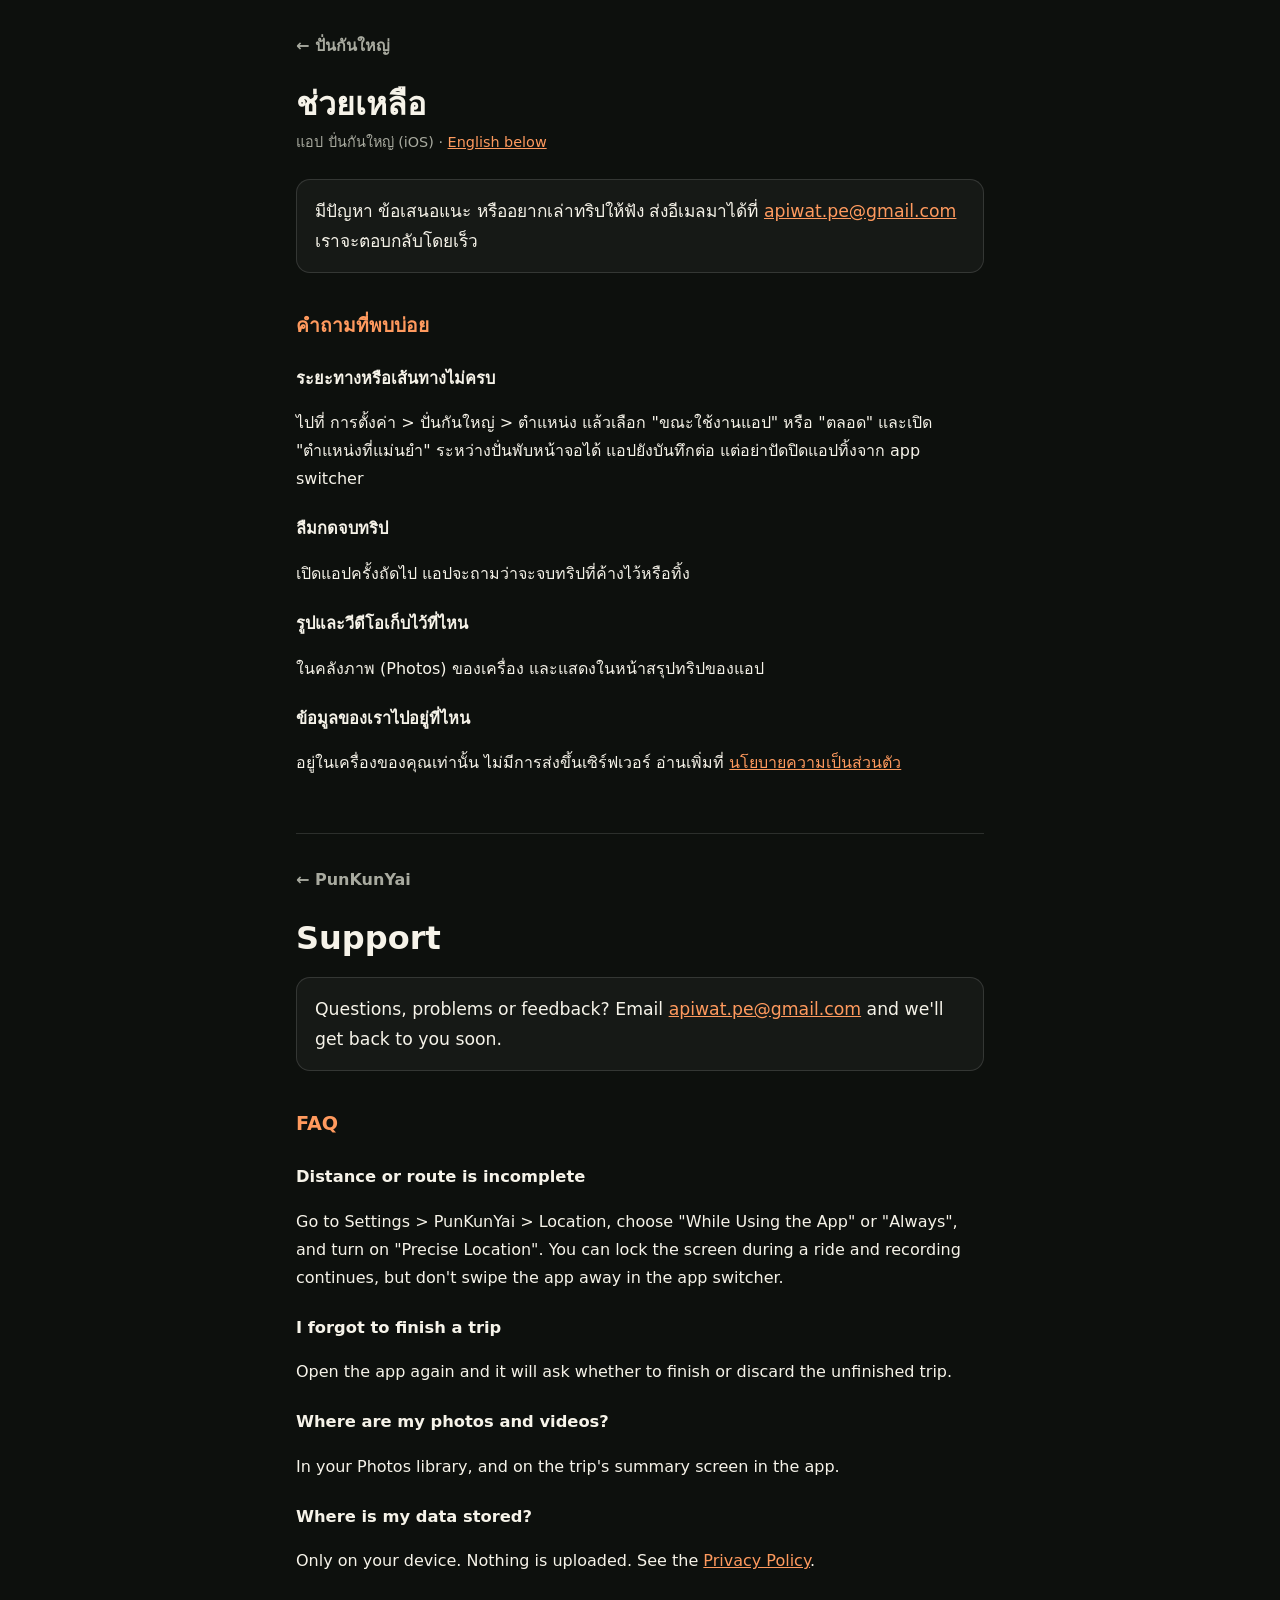
<file: support.html>
<!doctype html>
<html lang="th">
  <head>
    <meta charset="UTF-8" />
    <meta name="viewport" content="width=device-width, initial-scale=1.0" />
    <meta name="theme-color" content="#0d100d" />
    <title>ช่วยเหลือ — ปั่นกันใหญ่ | PunKunYai Support</title>
    <meta name="description" content="ช่วยเหลือและคำถามที่พบบ่อยของแอปปั่นกันใหญ่ (PunKunYai) แอปบันทึกการปั่นจักรยานกับลูก ติดต่อผู้พัฒนาทางอีเมล · Support and FAQ in English included." />
    <link rel="canonical" href="https://leonlek.github.io/pun-kun-yai-site/support.html" />
    <link rel="alternate" hreflang="th" href="https://leonlek.github.io/pun-kun-yai-site/support.html" />
    <link rel="alternate" hreflang="x-default" href="https://leonlek.github.io/pun-kun-yai-site/support.html" />
    <link rel="icon" href="assets/favicon.svg" type="image/svg+xml" />
    <link rel="icon" href="assets/favicon-32.png" type="image/png" sizes="32x32" />
    <link rel="apple-touch-icon" href="assets/apple-touch-icon.png" />
    <link rel="stylesheet" href="legal.css" />
  </head>
  <body>
    <main class="doc">
      <a class="back" href="./">← ปั่นกันใหญ่</a>
      <h1>ช่วยเหลือ</h1>
      <p class="meta">แอป ปั่นกันใหญ่ (iOS) · <a href="#en">English below</a></p>

      <p class="lead">มีปัญหา ข้อเสนอแนะ หรืออยากเล่าทริปให้ฟัง ส่งอีเมลมาได้ที่
        <a href="mailto:apiwat.pe@gmail.com">apiwat.pe@gmail.com</a> เราจะตอบกลับโดยเร็ว</p>

      <h2>คำถามที่พบบ่อย</h2>
      <h3>ระยะทางหรือเส้นทางไม่ครบ</h3>
      <p>ไปที่ การตั้งค่า &gt; ปั่นกันใหญ่ &gt; ตำแหน่ง แล้วเลือก "ขณะใช้งานแอป" หรือ "ตลอด" และเปิด "ตำแหน่งที่แม่นยำ"
        ระหว่างปั่นพับหน้าจอได้ แอปยังบันทึกต่อ แต่อย่าปัดปิดแอปทิ้งจาก app switcher</p>

      <h3>ลืมกดจบทริป</h3>
      <p>เปิดแอปครั้งถัดไป แอปจะถามว่าจะจบทริปที่ค้างไว้หรือทิ้ง</p>

      <h3>รูปและวีดีโอเก็บไว้ที่ไหน</h3>
      <p>ในคลังภาพ (Photos) ของเครื่อง และแสดงในหน้าสรุปทริปของแอป</p>

      <h3>ข้อมูลของเราไปอยู่ที่ไหน</h3>
      <p>อยู่ในเครื่องของคุณเท่านั้น ไม่มีการส่งขึ้นเซิร์ฟเวอร์ อ่านเพิ่มที่ <a href="privacy.html">นโยบายความเป็นส่วนตัว</a></p>

      <hr />

      <section id="en" lang="en">
        <a class="back" href="en/">← PunKunYai</a>
        <h2 class="doc-title">Support</h2>
        <p class="lead">Questions, problems or feedback? Email
          <a href="mailto:apiwat.pe@gmail.com">apiwat.pe@gmail.com</a> and we'll get back to you soon.</p>

        <h2>FAQ</h2>
        <h3>Distance or route is incomplete</h3>
        <p>Go to Settings &gt; PunKunYai &gt; Location, choose "While Using the App" or "Always", and turn on "Precise Location".
          You can lock the screen during a ride and recording continues, but don't swipe the app away in the app switcher.</p>

        <h3>I forgot to finish a trip</h3>
        <p>Open the app again and it will ask whether to finish or discard the unfinished trip.</p>

        <h3>Where are my photos and videos?</h3>
        <p>In your Photos library, and on the trip's summary screen in the app.</p>

        <h3>Where is my data stored?</h3>
        <p>Only on your device. Nothing is uploaded. See the <a href="privacy.html#en">Privacy Policy</a>.</p>
      </section>
    </main>
  </body>
</html>
</file>
<file: site.css>
/* PunKunYai landing (2026-11 redesign) — dark, product-first, matches the app's palette.
   Fonts: IBM Plex Sans Thai via <link> in each page's <head>. */
:root {
  --bg: #0b0d12;
  --bg-2: #10131a;
  --panel: #151922;
  --panel-2: #1b202b;
  --line: rgba(255, 255, 255, 0.08);
  --line-2: rgba(255, 255, 255, 0.14);
  --ink: #f4f1ea;
  --muted: #9aa1ad;
  --dim: #6d7480;
  --accent: #ff6b2c;
  --teal: #2fb59c;
  --radius: 28px;
  --max: 1160px;
  --sans: "IBM Plex Sans Thai", -apple-system, BlinkMacSystemFont, "Segoe UI", system-ui, sans-serif;
}

* { box-sizing: border-box; }
html { scroll-behavior: smooth; -webkit-text-size-adjust: 100%; }
body {
  margin: 0;
  background: var(--bg);
  color: var(--ink);
  font-family: var(--sans);
  font-size: 17px;
  line-height: 1.7;
  -webkit-font-smoothing: antialiased;
  overflow-x: hidden;
}
img { display: block; max-width: 100%; height: auto; }
a { color: inherit; }
button { font: inherit; color: inherit; }
button, a { -webkit-tap-highlight-color: transparent; }
h1, h2, h3 { margin: 0; line-height: 1.25; letter-spacing: -0.01em; font-weight: 700; }
p { margin: 0; }
.wrap { width: 100%; max-width: var(--max); margin: 0 auto; padding: 0 16px; }
@media (min-width: 720px) { .wrap { padding: 0 32px; } }

.skip-link { position: absolute; left: -999px; top: 8px; background: var(--accent); color: #1a0d04; padding: 8px 14px; border-radius: 10px; z-index: 100; }
.skip-link:focus { left: 8px; }
:focus-visible { outline: 2px solid var(--accent); outline-offset: 3px; border-radius: 8px; }

/* ---------- header ---------- */
.site-header {
  position: sticky; top: 0; z-index: 50;
  background: rgba(11, 13, 18, 0.72);
  backdrop-filter: saturate(160%) blur(16px);
  -webkit-backdrop-filter: saturate(160%) blur(16px);
  border-bottom: 1px solid transparent;
  transition: border-color 0.25s;
}
.site-header.scrolled { border-bottom-color: var(--line); }
.nav { display: flex; align-items: center; gap: 20px; height: 64px; }
.brand { display: flex; align-items: center; gap: 10px; text-decoration: none; font-weight: 700; font-size: 18px; }
.brand img { width: 32px; height: 32px; border-radius: 9px; }
.nav-links { display: none; gap: 26px; margin-left: auto; }
.nav-links a { text-decoration: none; color: var(--muted); font-size: 15px; font-weight: 500; transition: color 0.2s; }
.nav-links a:hover { color: var(--ink); }
.nav-right { display: flex; align-items: center; gap: 10px; margin-left: auto; }
@media (min-width: 900px) { .nav-links { display: flex; } .nav-right { margin-left: 8px; } }
.lang { display: flex; border: 1px solid var(--line-2); border-radius: 999px; padding: 3px; font-size: 13px; font-weight: 600; }
.lang a { text-decoration: none; padding: 3px 10px; border-radius: 999px; color: var(--muted); }
.lang a[aria-current="true"] { background: var(--ink); color: var(--bg); }

/* ---------- buttons ---------- */
.btn {
  display: inline-flex; align-items: center; justify-content: center; gap: 10px;
  min-height: 56px; padding: 0 22px; border-radius: 16px;
  font-weight: 600; font-size: 16px; text-decoration: none; cursor: pointer;
  border: 1px solid transparent; background: none; transition: transform 0.15s, background 0.2s, border-color 0.2s;
}
.btn:active { transform: scale(0.98); }
.btn-ghost { border-color: var(--line-2); }
.btn-ghost:hover { border-color: rgba(255, 255, 255, 0.3); }
.btn-line { background: #06c755; color: #fff; }
.btn svg { width: 20px; height: 20px; }
.store-badge {
  display: inline-flex; align-items: center; gap: 12px;
  min-height: 56px; padding: 0 20px 0 16px; border-radius: 16px;
  background: var(--ink); color: #0b0d12; text-decoration: none;
}
.store-badge svg { width: 26px; height: 26px; flex: none; }
.store-badge span { display: flex; flex-direction: column; line-height: 1.15; font-weight: 700; font-size: 19px; }
.store-badge small { font-size: 11px; font-weight: 600; opacity: 0.7; letter-spacing: 0.02em; }
a.store-badge { transition: transform 0.15s, box-shadow 0.2s; }
a.store-badge:hover { box-shadow: 0 8px 28px rgba(255, 107, 44, 0.28); }
a.store-badge:active { transform: scale(0.98); }
.nav .store-badge { min-height: 40px; padding: 0 14px 0 12px; border-radius: 12px; display: none; }
.nav .store-badge svg { width: 18px; height: 18px; }
.nav .store-badge span { font-size: 14px; }
.nav .store-badge small { font-size: 9px; }
@media (min-width: 560px) { .nav .store-badge { display: inline-flex; } }

/* ---------- hero ---------- */
.hero { position: relative; padding: 40px 0 88px; overflow: hidden; }
.hero::before {
  content: ""; position: absolute; inset: -20% -10% auto auto; width: 70%; height: 90%;
  background: radial-gradient(closest-side, rgba(255, 107, 44, 0.22), transparent 70%);
  pointer-events: none;
}
.hero-grid { position: relative; display: grid; gap: 56px; align-items: center; }
@media (min-width: 980px) { .hero { padding: 72px 0 120px; } .hero-grid { grid-template-columns: 1.2fr 1fr; gap: 56px; } .hero h1 em { white-space: nowrap; } }
.eyebrow {
  display: inline-flex; align-items: center; gap: 8px;
  padding: 6px 14px; border-radius: 999px; font-size: 14px; font-weight: 600;
  color: var(--accent); background: rgba(255, 107, 44, 0.1); border: 1px solid rgba(255, 107, 44, 0.35);
}
.eyebrow i { width: 7px; height: 7px; border-radius: 50%; background: var(--accent); box-shadow: 0 0 0 4px rgba(255, 107, 44, 0.2); }
.hero h1 { margin-top: 22px; font-size: clamp(34px, 8.6vw, 56px); line-height: 1.18; }
.hero h1 em { font-style: normal; color: var(--accent); display: block; }
.lede { margin-top: 22px; font-size: clamp(17px, 1.6vw, 20px); color: var(--muted); max-width: 34em; }
.cta-row { display: flex; flex-wrap: wrap; gap: 12px; margin-top: 32px; }
.hero-meta { display: flex; flex-wrap: wrap; gap: 8px 18px; margin-top: 26px; font-size: 14px; color: var(--muted); }
.hero-meta span { display: inline-flex; align-items: center; gap: 7px; }
.hero-meta span::before { content: ""; width: 6px; height: 6px; border-radius: 50%; background: var(--teal); }

.hero-visual { position: relative; max-width: 520px; width: 100%; margin: 0 auto; }
.hero-photo {
  position: relative; border-radius: 32px; overflow: hidden;
  aspect-ratio: 4 / 5; margin-right: 16%;
  box-shadow: 0 40px 80px -30px rgba(0, 0, 0, 0.8);
}
.hero-photo img { width: 100%; height: 100%; object-fit: cover; object-position: 45% 70%; }
.hero-photo::after { content: ""; position: absolute; inset: 0; background: linear-gradient(180deg, rgba(11, 13, 18, 0) 55%, rgba(11, 13, 18, 0.55)); }
.hero-visual .phone { position: absolute; right: 0; bottom: -10%; width: 46%; transform: rotate(5deg); }
.float-chip {
  position: absolute; left: -6px; top: 8%;
  display: flex; align-items: center; gap: 10px;
  padding: 10px 16px 10px 10px; border-radius: 16px;
  background: rgba(21, 25, 34, 0.88); border: 1px solid var(--line-2);
  backdrop-filter: blur(12px); -webkit-backdrop-filter: blur(12px);
  font-size: 14px; font-weight: 600; line-height: 1.35; box-shadow: 0 20px 40px -20px rgba(0, 0, 0, 0.8);
}
.float-chip small { display: block; color: var(--muted); font-weight: 500; font-size: 12px; }
.float-chip .dot { flex: none; width: 34px; height: 34px; border-radius: 11px; display: grid; place-items: center; background: var(--accent); font-size: 17px; }

/* ---------- phone frame ---------- */
.phone {
  position: relative; aspect-ratio: 1320 / 2868; padding: 3.2%;
  border-radius: 15% / 7%;
  background: linear-gradient(145deg, #3b3f47, #1a1c21 40%, #2a2d33);
  box-shadow: 0 0 0 1px rgba(255, 255, 255, 0.06) inset, 0 50px 90px -30px rgba(0, 0, 0, 0.85), 0 0 0 1px #000;
}
.phone::before { content: ""; position: absolute; inset: 1.6%; border-radius: 13.5% / 6.3%; background: #000; }
.phone img { position: relative; width: 100%; height: 100%; object-fit: cover; border-radius: 12% / 5.6%; }

/* ---------- trust strip ---------- */
.trust { border-top: 1px solid var(--line); border-bottom: 1px solid var(--line); background: var(--bg-2); }
.trust ul { list-style: none; margin: 0 auto; padding-top: 26px; padding-bottom: 26px; display: grid; grid-template-columns: repeat(2, 1fr); gap: 20px 16px; }
@media (min-width: 860px) { .trust ul { grid-template-columns: repeat(4, 1fr); } }
.trust li { display: flex; align-items: center; gap: 12px; font-size: 15px; font-weight: 600; line-height: 1.4; }
.trust li small { display: block; font-weight: 400; color: var(--muted); font-size: 13px; }
.ico { flex: none; width: 40px; height: 40px; border-radius: 12px; display: grid; place-items: center; background: var(--panel-2); border: 1px solid var(--line); color: var(--accent); }
.ico svg { width: 20px; height: 20px; }

/* ---------- sections ---------- */
section { scroll-margin-top: 72px; }
.section { padding: 96px 0; }
@media (min-width: 980px) { .section { padding: 128px 0; } }
.section-head { max-width: 720px; margin: 0 auto 40px; text-align: center; }
.kicker { font-size: 14px; font-weight: 700; letter-spacing: 0.08em; text-transform: uppercase; color: var(--accent); }
.section-head h2 { margin-top: 12px; font-size: clamp(32px, 4.4vw, 52px); }
.section-head p { margin-top: 16px; color: var(--muted); font-size: 18px; }

.feature { display: grid; gap: 44px; align-items: center; padding: 56px 0; }
.feature + .feature { border-top: 1px solid var(--line); }
@media (min-width: 900px) {
  .feature { grid-template-columns: 1fr 1fr; gap: 80px; padding: 80px 0; }
  .feature.flip .feature-media { order: 2; }
}
.feature-media { position: relative; display: flex; justify-content: center; }
.feature-media::before {
  content: ""; position: absolute; width: 80%; aspect-ratio: 1; top: 50%; left: 50%; transform: translate(-50%, -50%);
  border-radius: 50%; background: radial-gradient(closest-side, var(--glow, rgba(255, 107, 44, 0.3)), transparent 72%);
}
.feature-media .phone { width: min(300px, 68%); }
.feature-num { font-size: 14px; font-weight: 700; color: var(--dim); letter-spacing: 0.08em; }
.feature h3 { margin-top: 10px; font-size: clamp(28px, 3.4vw, 42px); }
.feature h3 em { font-style: normal; color: var(--accent); }
.feature p.desc { margin-top: 16px; color: var(--muted); font-size: 18px; max-width: 30em; }
.points { list-style: none; padding: 0; margin: 26px 0 0; display: grid; gap: 12px; }
.points li { display: flex; gap: 12px; font-size: 16px; }
.points li::before {
  content: ""; flex: none; width: 20px; height: 20px; margin-top: 4px; border-radius: 50%;
  background: rgba(47, 181, 156, 0.15) url("data:image/svg+xml,%3Csvg xmlns='http://www.w3.org/2000/svg' viewBox='0 0 20 20'%3E%3Cpath d='M5.5 10.5l3 3 6-7' fill='none' stroke='%232fb59c' stroke-width='2' stroke-linecap='round' stroke-linejoin='round'/%3E%3C/svg%3E") center / 20px no-repeat;
}
.callout {
  position: absolute; z-index: 2; padding: 12px 16px; border-radius: 16px;
  background: rgba(21, 25, 34, 0.92); border: 1px solid var(--line-2);
  backdrop-filter: blur(12px); -webkit-backdrop-filter: blur(12px);
  font-size: 14px; font-weight: 600; line-height: 1.35; box-shadow: 0 24px 48px -20px rgba(0, 0, 0, 0.85);
}
.callout b { display: block; font-size: 22px; color: var(--accent); line-height: 1.2; }
.callout.c1 { left: 0; top: 16%; }
.callout.c2 { right: 0; bottom: 14%; }
@media (max-width: 520px) { .callout { font-size: 12px; padding: 9px 12px; } .callout b { font-size: 17px; } }

/* share + history duo */
.duo { display: grid; gap: 20px; }
@media (min-width: 900px) { .duo { grid-template-columns: 1.15fr 1fr; } }
.card { position: relative; border-radius: var(--radius); background: var(--panel); border: 1px solid var(--line); padding: 32px; overflow: hidden; }
@media (min-width: 720px) { .card { padding: 44px; } }
.card .feature-num { display: block; }
.card h3 { margin-top: 8px; font-size: clamp(24px, 2.6vw, 32px); }
.card p { margin-top: 12px; color: var(--muted); }
.share-stack { position: relative; margin: 40px auto 8px; width: min(360px, 86%); }
.share-stack .back { position: absolute; inset: 0; border-radius: 22px; background: var(--panel-2); border: 1px solid var(--line); transform: rotate(5deg) translate(4%, -2%); }
.share-stack img { position: relative; border-radius: 22px; transform: rotate(-2.5deg); box-shadow: 0 40px 70px -30px rgba(0, 0, 0, 0.9); border: 1px solid var(--line-2); }
.history-crop { margin: 32px -44px -44px; height: 380px; overflow: hidden; position: relative; }
@media (max-width: 719px) { .history-crop { margin: 28px -32px -32px; } }
.history-crop .phone { width: 300px; margin: 0 auto; }
.history-crop::after { content: ""; position: absolute; inset: auto 0 0; height: 100px; background: linear-gradient(transparent, var(--panel)); }

/* ---------- pricing ---------- */
.pricing { background: var(--bg-2); border-top: 1px solid var(--line); border-bottom: 1px solid var(--line); }
.plans { display: grid; gap: 24px; max-width: 880px; margin: 0 auto; }
@media (min-width: 800px) { .plans { grid-template-columns: 1fr 1fr; } }
.plan { border-radius: var(--radius); background: var(--panel); border: 1px solid var(--line); padding: 36px; display: flex; flex-direction: column; position: relative; }
.plan.best { border-color: rgba(255, 107, 44, 0.55); background: linear-gradient(180deg, rgba(255, 107, 44, 0.1), var(--panel) 45%); }
.plan .tag { position: absolute; top: -13px; left: 36px; padding: 3px 12px; border-radius: 999px; background: var(--accent); color: #1a0d04; font-size: 13px; font-weight: 700; }
.plan h3 { font-size: 20px; }
.price { margin-top: 14px; font-size: 48px; font-weight: 700; line-height: 1.1; }
.price small { display: inline-block; white-space: nowrap; font-size: 16px; font-weight: 500; color: var(--muted); margin-left: 6px; }
.plan > p { margin-top: 8px; color: var(--muted); font-size: 15px; }
.fine { margin-top: 28px; text-align: center; color: var(--dim); font-size: 14px; }

/* ---------- faq ---------- */
.faq { max-width: 800px; margin: 0 auto; }
.faq details { border-bottom: 1px solid var(--line); }
.faq summary { list-style: none; cursor: pointer; padding: 22px 40px 22px 0; position: relative; font-size: 18px; font-weight: 600; }
.faq summary::-webkit-details-marker { display: none; }
.faq summary::after {
  content: ""; position: absolute; right: 6px; top: 50%; width: 10px; height: 10px; margin-top: -8px;
  border-right: 2px solid var(--muted); border-bottom: 2px solid var(--muted); transform: rotate(45deg); transition: transform 0.2s;
}
.faq details[open] summary::after { transform: rotate(225deg); margin-top: -2px; }
.faq details p { padding: 0 0 22px; color: var(--muted); }

/* ---------- final cta ---------- */
.final-card {
  position: relative; border-radius: 36px; overflow: hidden; min-height: 480px;
  display: flex; align-items: flex-end; padding: 40px 24px; background: #000;
}
@media (min-width: 800px) { .final-card { padding: 64px; min-height: 560px; } }
.final-card > img { position: absolute; inset: 0; width: 100%; height: 100%; object-fit: cover; object-position: 50% 40%; opacity: 0.8; }
.final-card::before { content: ""; position: absolute; inset: 0; z-index: 1; background: linear-gradient(180deg, rgba(11, 13, 18, 0.05), rgba(11, 13, 18, 0.94) 80%); }
.final-card .inner { position: relative; z-index: 2; max-width: 580px; }
/* phone: photo on top, text below — so the text never sits on top of the child */
@media (max-width: 799px) {
  .final-card { display: block; padding: 0; min-height: 0; background: var(--bg-2); }
  .final-card > img { position: relative; inset: auto; height: 300px; opacity: 1; object-position: 50% 62%;
    -webkit-mask-image: linear-gradient(180deg, #000 70%, transparent); mask-image: linear-gradient(180deg, #000 70%, transparent); }
  .final-card::before { display: none; }
  .final-card .inner { padding: 4px 24px 32px; }
}
/* desktop: the photo is a small original (665 px wide) — show it as a sharp portrait panel on the right
   instead of stretching it full-bleed, and fade it into the card */
@media (min-width: 800px) {
  .final-card { background: var(--bg-2); align-items: center; }
  .final-card > img {
    left: auto; right: 0; width: 42%; opacity: 1; object-position: 50% 60%;
    -webkit-mask-image: linear-gradient(90deg, transparent, #000 38%); mask-image: linear-gradient(90deg, transparent, #000 38%);
  }
  .final-card::before { background: radial-gradient(120% 90% at 0% 50%, rgba(255, 107, 44, 0.10), transparent 60%); }
}
.final-card h2 { font-size: clamp(32px, 4.6vw, 54px); }
.final-card p { margin-top: 14px; color: #d4d6da; font-size: 18px; }

/* ---------- footer ---------- */
.site-footer { padding: 56px 0 48px; color: var(--muted); font-size: 14px; }
.foot { display: flex; flex-wrap: wrap; gap: 20px 32px; align-items: center; justify-content: space-between; border-top: 1px solid var(--line); padding-top: 32px; }
.foot nav { display: flex; gap: 22px; flex-wrap: wrap; }
.foot a { text-decoration: none; }
.foot a:hover { color: var(--ink); }

/* ---------- toast ---------- */
.toast {
  position: fixed; left: 50%; bottom: 24px; transform: translate(-50%, 20px); opacity: 0;
  padding: 12px 18px; border-radius: 14px; background: var(--ink); color: var(--bg); font-weight: 600; font-size: 15px;
  transition: opacity 0.25s, transform 0.25s; pointer-events: none; z-index: 80; max-width: calc(100% - 32px);
}
.toast.show { opacity: 1; transform: translate(-50%, 0); }

/* ---------- reveal (only when JS is on) ---------- */
.js .reveal { opacity: 0; transform: translateY(24px); transition: opacity 0.7s ease, transform 0.7s cubic-bezier(0.2, 0.7, 0.2, 1); }
.js .reveal.in { opacity: 1; transform: none; }
@media (prefers-reduced-motion: reduce) {
  html { scroll-behavior: auto; }
  .js .reveal { opacity: 1; transform: none; transition: none; }
}
</file>
<file: legal.css>
:root {
  --ink: #f6f3e9;
  --muted: #a8aa9f;
  --orange: #ff6b2c;
  --orange-light: #ff9a5e;
  --night: #0d100d;
  --line: rgba(255,255,255,.13);
  --sans: "Noto Sans Thai", -apple-system, system-ui, sans-serif;
}
* { box-sizing: border-box; }
body {
  margin: 0;
  background: var(--night);
  color: var(--ink);
  font-family: var(--sans);
  line-height: 1.75;
  -webkit-text-size-adjust: 100%;
}
.doc { max-width: 720px; margin: 0 auto; padding: 32px 16px 72px; }
.back { display: inline-block; margin-bottom: 24px; color: var(--muted); text-decoration: none; font-weight: 600; }
.back:hover { color: var(--ink); }
h1, h2.doc-title { font-size: 2rem; line-height: 1.3; margin: 0 0 4px; color: var(--ink); }
h2 { font-size: 1.2rem; margin: 36px 0 8px; color: var(--orange-light); }
h3 { font-size: 1.02rem; margin: 22px 0 4px; }
p, li { color: var(--ink); overflow-wrap: anywhere; }
.meta { color: var(--muted); font-size: .9rem; margin: 0 0 24px; }
.lead { font-size: 1.08rem; padding: 16px 18px; border: 1px solid var(--line); border-radius: 14px; background: rgba(255,255,255,.04); }
ul { padding-left: 1.2em; }
a { color: var(--orange-light); }
hr { border: 0; border-top: 1px solid var(--line); margin: 56px 0 32px; }
</file>
